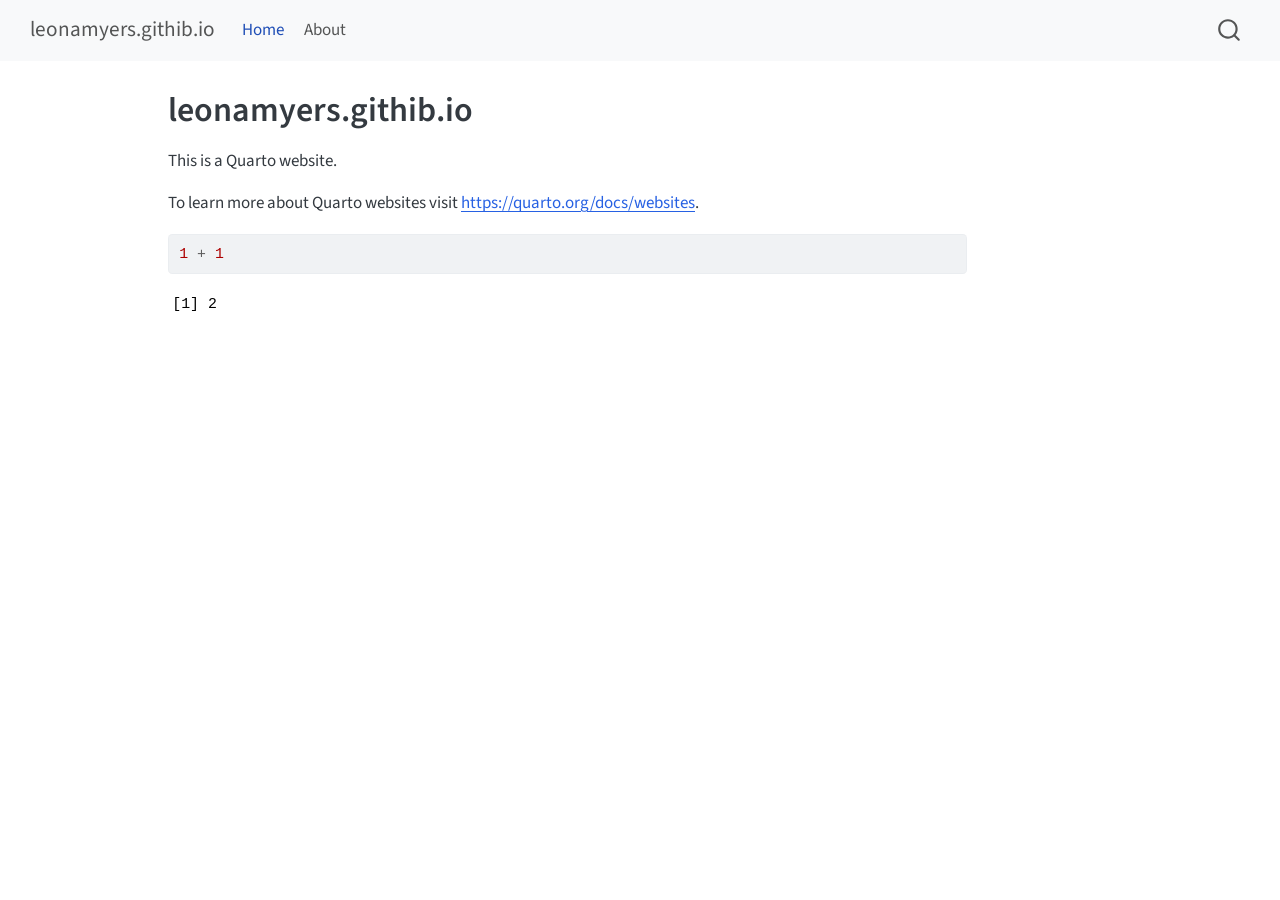
<file: _site/index.html>
<!DOCTYPE html>
<html xmlns="http://www.w3.org/1999/xhtml" lang="en" xml:lang="en"><head>

<meta charset="utf-8">
<meta name="generator" content="quarto-1.5.57">

<meta name="viewport" content="width=device-width, initial-scale=1.0, user-scalable=yes">


<title>leonamyers.githib.io</title>
<style>
code{white-space: pre-wrap;}
span.smallcaps{font-variant: small-caps;}
div.columns{display: flex; gap: min(4vw, 1.5em);}
div.column{flex: auto; overflow-x: auto;}
div.hanging-indent{margin-left: 1.5em; text-indent: -1.5em;}
ul.task-list{list-style: none;}
ul.task-list li input[type="checkbox"] {
  width: 0.8em;
  margin: 0 0.8em 0.2em -1em; /* quarto-specific, see https://github.com/quarto-dev/quarto-cli/issues/4556 */ 
  vertical-align: middle;
}
/* CSS for syntax highlighting */
pre > code.sourceCode { white-space: pre; position: relative; }
pre > code.sourceCode > span { line-height: 1.25; }
pre > code.sourceCode > span:empty { height: 1.2em; }
.sourceCode { overflow: visible; }
code.sourceCode > span { color: inherit; text-decoration: inherit; }
div.sourceCode { margin: 1em 0; }
pre.sourceCode { margin: 0; }
@media screen {
div.sourceCode { overflow: auto; }
}
@media print {
pre > code.sourceCode { white-space: pre-wrap; }
pre > code.sourceCode > span { display: inline-block; text-indent: -5em; padding-left: 5em; }
}
pre.numberSource code
  { counter-reset: source-line 0; }
pre.numberSource code > span
  { position: relative; left: -4em; counter-increment: source-line; }
pre.numberSource code > span > a:first-child::before
  { content: counter(source-line);
    position: relative; left: -1em; text-align: right; vertical-align: baseline;
    border: none; display: inline-block;
    -webkit-touch-callout: none; -webkit-user-select: none;
    -khtml-user-select: none; -moz-user-select: none;
    -ms-user-select: none; user-select: none;
    padding: 0 4px; width: 4em;
  }
pre.numberSource { margin-left: 3em;  padding-left: 4px; }
div.sourceCode
  {   }
@media screen {
pre > code.sourceCode > span > a:first-child::before { text-decoration: underline; }
}
</style>


<script src="site_libs/quarto-nav/quarto-nav.js"></script>
<script src="site_libs/quarto-nav/headroom.min.js"></script>
<script src="site_libs/clipboard/clipboard.min.js"></script>
<script src="site_libs/quarto-search/autocomplete.umd.js"></script>
<script src="site_libs/quarto-search/fuse.min.js"></script>
<script src="site_libs/quarto-search/quarto-search.js"></script>
<meta name="quarto:offset" content="./">
<script src="site_libs/quarto-html/quarto.js"></script>
<script src="site_libs/quarto-html/popper.min.js"></script>
<script src="site_libs/quarto-html/tippy.umd.min.js"></script>
<script src="site_libs/quarto-html/anchor.min.js"></script>
<link href="site_libs/quarto-html/tippy.css" rel="stylesheet">
<link href="site_libs/quarto-html/quarto-syntax-highlighting.css" rel="stylesheet" id="quarto-text-highlighting-styles">
<script src="site_libs/bootstrap/bootstrap.min.js"></script>
<link href="site_libs/bootstrap/bootstrap-icons.css" rel="stylesheet">
<link href="site_libs/bootstrap/bootstrap.min.css" rel="stylesheet" id="quarto-bootstrap" data-mode="light">
<script id="quarto-search-options" type="application/json">{
  "location": "navbar",
  "copy-button": false,
  "collapse-after": 3,
  "panel-placement": "end",
  "type": "overlay",
  "limit": 50,
  "keyboard-shortcut": [
    "f",
    "/",
    "s"
  ],
  "show-item-context": false,
  "language": {
    "search-no-results-text": "No results",
    "search-matching-documents-text": "matching documents",
    "search-copy-link-title": "Copy link to search",
    "search-hide-matches-text": "Hide additional matches",
    "search-more-match-text": "more match in this document",
    "search-more-matches-text": "more matches in this document",
    "search-clear-button-title": "Clear",
    "search-text-placeholder": "",
    "search-detached-cancel-button-title": "Cancel",
    "search-submit-button-title": "Submit",
    "search-label": "Search"
  }
}</script>


<link rel="stylesheet" href="styles.css">
</head>

<body class="nav-fixed">

<div id="quarto-search-results"></div>
  <header id="quarto-header" class="headroom fixed-top">
    <nav class="navbar navbar-expand-lg " data-bs-theme="dark">
      <div class="navbar-container container-fluid">
      <div class="navbar-brand-container mx-auto">
    <a class="navbar-brand" href="./index.html">
    <span class="navbar-title">leonamyers.githib.io</span>
    </a>
  </div>
            <div id="quarto-search" class="" title="Search"></div>
          <button class="navbar-toggler" type="button" data-bs-toggle="collapse" data-bs-target="#navbarCollapse" aria-controls="navbarCollapse" role="menu" aria-expanded="false" aria-label="Toggle navigation" onclick="if (window.quartoToggleHeadroom) { window.quartoToggleHeadroom(); }">
  <span class="navbar-toggler-icon"></span>
</button>
          <div class="collapse navbar-collapse" id="navbarCollapse">
            <ul class="navbar-nav navbar-nav-scroll me-auto">
  <li class="nav-item">
    <a class="nav-link active" href="./index.html" aria-current="page"> 
<span class="menu-text">Home</span></a>
  </li>  
  <li class="nav-item">
    <a class="nav-link" href="./about.html"> 
<span class="menu-text">About</span></a>
  </li>  
</ul>
          </div> <!-- /navcollapse -->
            <div class="quarto-navbar-tools">
</div>
      </div> <!-- /container-fluid -->
    </nav>
</header>
<!-- content -->
<div id="quarto-content" class="quarto-container page-columns page-rows-contents page-layout-article page-navbar">
<!-- sidebar -->
<!-- margin-sidebar -->
    <div id="quarto-margin-sidebar" class="sidebar margin-sidebar zindex-bottom">
        
    </div>
<!-- main -->
<main class="content" id="quarto-document-content">

<header id="title-block-header" class="quarto-title-block default">
<div class="quarto-title">
<h1 class="title">leonamyers.githib.io</h1>
</div>



<div class="quarto-title-meta">

    
  
    
  </div>
  


</header>


<p>This is a Quarto website.</p>
<p>To learn more about Quarto websites visit <a href="https://quarto.org/docs/websites" class="uri">https://quarto.org/docs/websites</a>.</p>
<div class="cell">
<div class="sourceCode cell-code" id="cb1"><pre class="sourceCode r code-with-copy"><code class="sourceCode r"><span id="cb1-1"><a href="#cb1-1" aria-hidden="true" tabindex="-1"></a><span class="dv">1</span> <span class="sc">+</span> <span class="dv">1</span></span></code><button title="Copy to Clipboard" class="code-copy-button"><i class="bi"></i></button></pre></div>
<div class="cell-output cell-output-stdout">
<pre><code>[1] 2</code></pre>
</div>
</div>



</main> <!-- /main -->
<script id="quarto-html-after-body" type="application/javascript">
window.document.addEventListener("DOMContentLoaded", function (event) {
  const toggleBodyColorMode = (bsSheetEl) => {
    const mode = bsSheetEl.getAttribute("data-mode");
    const bodyEl = window.document.querySelector("body");
    if (mode === "dark") {
      bodyEl.classList.add("quarto-dark");
      bodyEl.classList.remove("quarto-light");
    } else {
      bodyEl.classList.add("quarto-light");
      bodyEl.classList.remove("quarto-dark");
    }
  }
  const toggleBodyColorPrimary = () => {
    const bsSheetEl = window.document.querySelector("link#quarto-bootstrap");
    if (bsSheetEl) {
      toggleBodyColorMode(bsSheetEl);
    }
  }
  toggleBodyColorPrimary();  
  const icon = "";
  const anchorJS = new window.AnchorJS();
  anchorJS.options = {
    placement: 'right',
    icon: icon
  };
  anchorJS.add('.anchored');
  const isCodeAnnotation = (el) => {
    for (const clz of el.classList) {
      if (clz.startsWith('code-annotation-')) {                     
        return true;
      }
    }
    return false;
  }
  const onCopySuccess = function(e) {
    // button target
    const button = e.trigger;
    // don't keep focus
    button.blur();
    // flash "checked"
    button.classList.add('code-copy-button-checked');
    var currentTitle = button.getAttribute("title");
    button.setAttribute("title", "Copied!");
    let tooltip;
    if (window.bootstrap) {
      button.setAttribute("data-bs-toggle", "tooltip");
      button.setAttribute("data-bs-placement", "left");
      button.setAttribute("data-bs-title", "Copied!");
      tooltip = new bootstrap.Tooltip(button, 
        { trigger: "manual", 
          customClass: "code-copy-button-tooltip",
          offset: [0, -8]});
      tooltip.show();    
    }
    setTimeout(function() {
      if (tooltip) {
        tooltip.hide();
        button.removeAttribute("data-bs-title");
        button.removeAttribute("data-bs-toggle");
        button.removeAttribute("data-bs-placement");
      }
      button.setAttribute("title", currentTitle);
      button.classList.remove('code-copy-button-checked');
    }, 1000);
    // clear code selection
    e.clearSelection();
  }
  const getTextToCopy = function(trigger) {
      const codeEl = trigger.previousElementSibling.cloneNode(true);
      for (const childEl of codeEl.children) {
        if (isCodeAnnotation(childEl)) {
          childEl.remove();
        }
      }
      return codeEl.innerText;
  }
  const clipboard = new window.ClipboardJS('.code-copy-button:not([data-in-quarto-modal])', {
    text: getTextToCopy
  });
  clipboard.on('success', onCopySuccess);
  if (window.document.getElementById('quarto-embedded-source-code-modal')) {
    // For code content inside modals, clipBoardJS needs to be initialized with a container option
    // TODO: Check when it could be a function (https://github.com/zenorocha/clipboard.js/issues/860)
    const clipboardModal = new window.ClipboardJS('.code-copy-button[data-in-quarto-modal]', {
      text: getTextToCopy,
      container: window.document.getElementById('quarto-embedded-source-code-modal')
    });
    clipboardModal.on('success', onCopySuccess);
  }
    var localhostRegex = new RegExp(/^(?:http|https):\/\/localhost\:?[0-9]*\//);
    var mailtoRegex = new RegExp(/^mailto:/);
      var filterRegex = new RegExp('/' + window.location.host + '/');
    var isInternal = (href) => {
        return filterRegex.test(href) || localhostRegex.test(href) || mailtoRegex.test(href);
    }
    // Inspect non-navigation links and adorn them if external
 	var links = window.document.querySelectorAll('a[href]:not(.nav-link):not(.navbar-brand):not(.toc-action):not(.sidebar-link):not(.sidebar-item-toggle):not(.pagination-link):not(.no-external):not([aria-hidden]):not(.dropdown-item):not(.quarto-navigation-tool):not(.about-link)');
    for (var i=0; i<links.length; i++) {
      const link = links[i];
      if (!isInternal(link.href)) {
        // undo the damage that might have been done by quarto-nav.js in the case of
        // links that we want to consider external
        if (link.dataset.originalHref !== undefined) {
          link.href = link.dataset.originalHref;
        }
      }
    }
  function tippyHover(el, contentFn, onTriggerFn, onUntriggerFn) {
    const config = {
      allowHTML: true,
      maxWidth: 500,
      delay: 100,
      arrow: false,
      appendTo: function(el) {
          return el.parentElement;
      },
      interactive: true,
      interactiveBorder: 10,
      theme: 'quarto',
      placement: 'bottom-start',
    };
    if (contentFn) {
      config.content = contentFn;
    }
    if (onTriggerFn) {
      config.onTrigger = onTriggerFn;
    }
    if (onUntriggerFn) {
      config.onUntrigger = onUntriggerFn;
    }
    window.tippy(el, config); 
  }
  const noterefs = window.document.querySelectorAll('a[role="doc-noteref"]');
  for (var i=0; i<noterefs.length; i++) {
    const ref = noterefs[i];
    tippyHover(ref, function() {
      // use id or data attribute instead here
      let href = ref.getAttribute('data-footnote-href') || ref.getAttribute('href');
      try { href = new URL(href).hash; } catch {}
      const id = href.replace(/^#\/?/, "");
      const note = window.document.getElementById(id);
      if (note) {
        return note.innerHTML;
      } else {
        return "";
      }
    });
  }
  const xrefs = window.document.querySelectorAll('a.quarto-xref');
  const processXRef = (id, note) => {
    // Strip column container classes
    const stripColumnClz = (el) => {
      el.classList.remove("page-full", "page-columns");
      if (el.children) {
        for (const child of el.children) {
          stripColumnClz(child);
        }
      }
    }
    stripColumnClz(note)
    if (id === null || id.startsWith('sec-')) {
      // Special case sections, only their first couple elements
      const container = document.createElement("div");
      if (note.children && note.children.length > 2) {
        container.appendChild(note.children[0].cloneNode(true));
        for (let i = 1; i < note.children.length; i++) {
          const child = note.children[i];
          if (child.tagName === "P" && child.innerText === "") {
            continue;
          } else {
            container.appendChild(child.cloneNode(true));
            break;
          }
        }
        if (window.Quarto?.typesetMath) {
          window.Quarto.typesetMath(container);
        }
        return container.innerHTML
      } else {
        if (window.Quarto?.typesetMath) {
          window.Quarto.typesetMath(note);
        }
        return note.innerHTML;
      }
    } else {
      // Remove any anchor links if they are present
      const anchorLink = note.querySelector('a.anchorjs-link');
      if (anchorLink) {
        anchorLink.remove();
      }
      if (window.Quarto?.typesetMath) {
        window.Quarto.typesetMath(note);
      }
      // TODO in 1.5, we should make sure this works without a callout special case
      if (note.classList.contains("callout")) {
        return note.outerHTML;
      } else {
        return note.innerHTML;
      }
    }
  }
  for (var i=0; i<xrefs.length; i++) {
    const xref = xrefs[i];
    tippyHover(xref, undefined, function(instance) {
      instance.disable();
      let url = xref.getAttribute('href');
      let hash = undefined; 
      if (url.startsWith('#')) {
        hash = url;
      } else {
        try { hash = new URL(url).hash; } catch {}
      }
      if (hash) {
        const id = hash.replace(/^#\/?/, "");
        const note = window.document.getElementById(id);
        if (note !== null) {
          try {
            const html = processXRef(id, note.cloneNode(true));
            instance.setContent(html);
          } finally {
            instance.enable();
            instance.show();
          }
        } else {
          // See if we can fetch this
          fetch(url.split('#')[0])
          .then(res => res.text())
          .then(html => {
            const parser = new DOMParser();
            const htmlDoc = parser.parseFromString(html, "text/html");
            const note = htmlDoc.getElementById(id);
            if (note !== null) {
              const html = processXRef(id, note);
              instance.setContent(html);
            } 
          }).finally(() => {
            instance.enable();
            instance.show();
          });
        }
      } else {
        // See if we can fetch a full url (with no hash to target)
        // This is a special case and we should probably do some content thinning / targeting
        fetch(url)
        .then(res => res.text())
        .then(html => {
          const parser = new DOMParser();
          const htmlDoc = parser.parseFromString(html, "text/html");
          const note = htmlDoc.querySelector('main.content');
          if (note !== null) {
            // This should only happen for chapter cross references
            // (since there is no id in the URL)
            // remove the first header
            if (note.children.length > 0 && note.children[0].tagName === "HEADER") {
              note.children[0].remove();
            }
            const html = processXRef(null, note);
            instance.setContent(html);
          } 
        }).finally(() => {
          instance.enable();
          instance.show();
        });
      }
    }, function(instance) {
    });
  }
      let selectedAnnoteEl;
      const selectorForAnnotation = ( cell, annotation) => {
        let cellAttr = 'data-code-cell="' + cell + '"';
        let lineAttr = 'data-code-annotation="' +  annotation + '"';
        const selector = 'span[' + cellAttr + '][' + lineAttr + ']';
        return selector;
      }
      const selectCodeLines = (annoteEl) => {
        const doc = window.document;
        const targetCell = annoteEl.getAttribute("data-target-cell");
        const targetAnnotation = annoteEl.getAttribute("data-target-annotation");
        const annoteSpan = window.document.querySelector(selectorForAnnotation(targetCell, targetAnnotation));
        const lines = annoteSpan.getAttribute("data-code-lines").split(",");
        const lineIds = lines.map((line) => {
          return targetCell + "-" + line;
        })
        let top = null;
        let height = null;
        let parent = null;
        if (lineIds.length > 0) {
            //compute the position of the single el (top and bottom and make a div)
            const el = window.document.getElementById(lineIds[0]);
            top = el.offsetTop;
            height = el.offsetHeight;
            parent = el.parentElement.parentElement;
          if (lineIds.length > 1) {
            const lastEl = window.document.getElementById(lineIds[lineIds.length - 1]);
            const bottom = lastEl.offsetTop + lastEl.offsetHeight;
            height = bottom - top;
          }
          if (top !== null && height !== null && parent !== null) {
            // cook up a div (if necessary) and position it 
            let div = window.document.getElementById("code-annotation-line-highlight");
            if (div === null) {
              div = window.document.createElement("div");
              div.setAttribute("id", "code-annotation-line-highlight");
              div.style.position = 'absolute';
              parent.appendChild(div);
            }
            div.style.top = top - 2 + "px";
            div.style.height = height + 4 + "px";
            div.style.left = 0;
            let gutterDiv = window.document.getElementById("code-annotation-line-highlight-gutter");
            if (gutterDiv === null) {
              gutterDiv = window.document.createElement("div");
              gutterDiv.setAttribute("id", "code-annotation-line-highlight-gutter");
              gutterDiv.style.position = 'absolute';
              const codeCell = window.document.getElementById(targetCell);
              const gutter = codeCell.querySelector('.code-annotation-gutter');
              gutter.appendChild(gutterDiv);
            }
            gutterDiv.style.top = top - 2 + "px";
            gutterDiv.style.height = height + 4 + "px";
          }
          selectedAnnoteEl = annoteEl;
        }
      };
      const unselectCodeLines = () => {
        const elementsIds = ["code-annotation-line-highlight", "code-annotation-line-highlight-gutter"];
        elementsIds.forEach((elId) => {
          const div = window.document.getElementById(elId);
          if (div) {
            div.remove();
          }
        });
        selectedAnnoteEl = undefined;
      };
        // Handle positioning of the toggle
    window.addEventListener(
      "resize",
      throttle(() => {
        elRect = undefined;
        if (selectedAnnoteEl) {
          selectCodeLines(selectedAnnoteEl);
        }
      }, 10)
    );
    function throttle(fn, ms) {
    let throttle = false;
    let timer;
      return (...args) => {
        if(!throttle) { // first call gets through
            fn.apply(this, args);
            throttle = true;
        } else { // all the others get throttled
            if(timer) clearTimeout(timer); // cancel #2
            timer = setTimeout(() => {
              fn.apply(this, args);
              timer = throttle = false;
            }, ms);
        }
      };
    }
      // Attach click handler to the DT
      const annoteDls = window.document.querySelectorAll('dt[data-target-cell]');
      for (const annoteDlNode of annoteDls) {
        annoteDlNode.addEventListener('click', (event) => {
          const clickedEl = event.target;
          if (clickedEl !== selectedAnnoteEl) {
            unselectCodeLines();
            const activeEl = window.document.querySelector('dt[data-target-cell].code-annotation-active');
            if (activeEl) {
              activeEl.classList.remove('code-annotation-active');
            }
            selectCodeLines(clickedEl);
            clickedEl.classList.add('code-annotation-active');
          } else {
            // Unselect the line
            unselectCodeLines();
            clickedEl.classList.remove('code-annotation-active');
          }
        });
      }
  const findCites = (el) => {
    const parentEl = el.parentElement;
    if (parentEl) {
      const cites = parentEl.dataset.cites;
      if (cites) {
        return {
          el,
          cites: cites.split(' ')
        };
      } else {
        return findCites(el.parentElement)
      }
    } else {
      return undefined;
    }
  };
  var bibliorefs = window.document.querySelectorAll('a[role="doc-biblioref"]');
  for (var i=0; i<bibliorefs.length; i++) {
    const ref = bibliorefs[i];
    const citeInfo = findCites(ref);
    if (citeInfo) {
      tippyHover(citeInfo.el, function() {
        var popup = window.document.createElement('div');
        citeInfo.cites.forEach(function(cite) {
          var citeDiv = window.document.createElement('div');
          citeDiv.classList.add('hanging-indent');
          citeDiv.classList.add('csl-entry');
          var biblioDiv = window.document.getElementById('ref-' + cite);
          if (biblioDiv) {
            citeDiv.innerHTML = biblioDiv.innerHTML;
          }
          popup.appendChild(citeDiv);
        });
        return popup.innerHTML;
      });
    }
  }
});
</script>
</div> <!-- /content -->




</body></html>
</file>
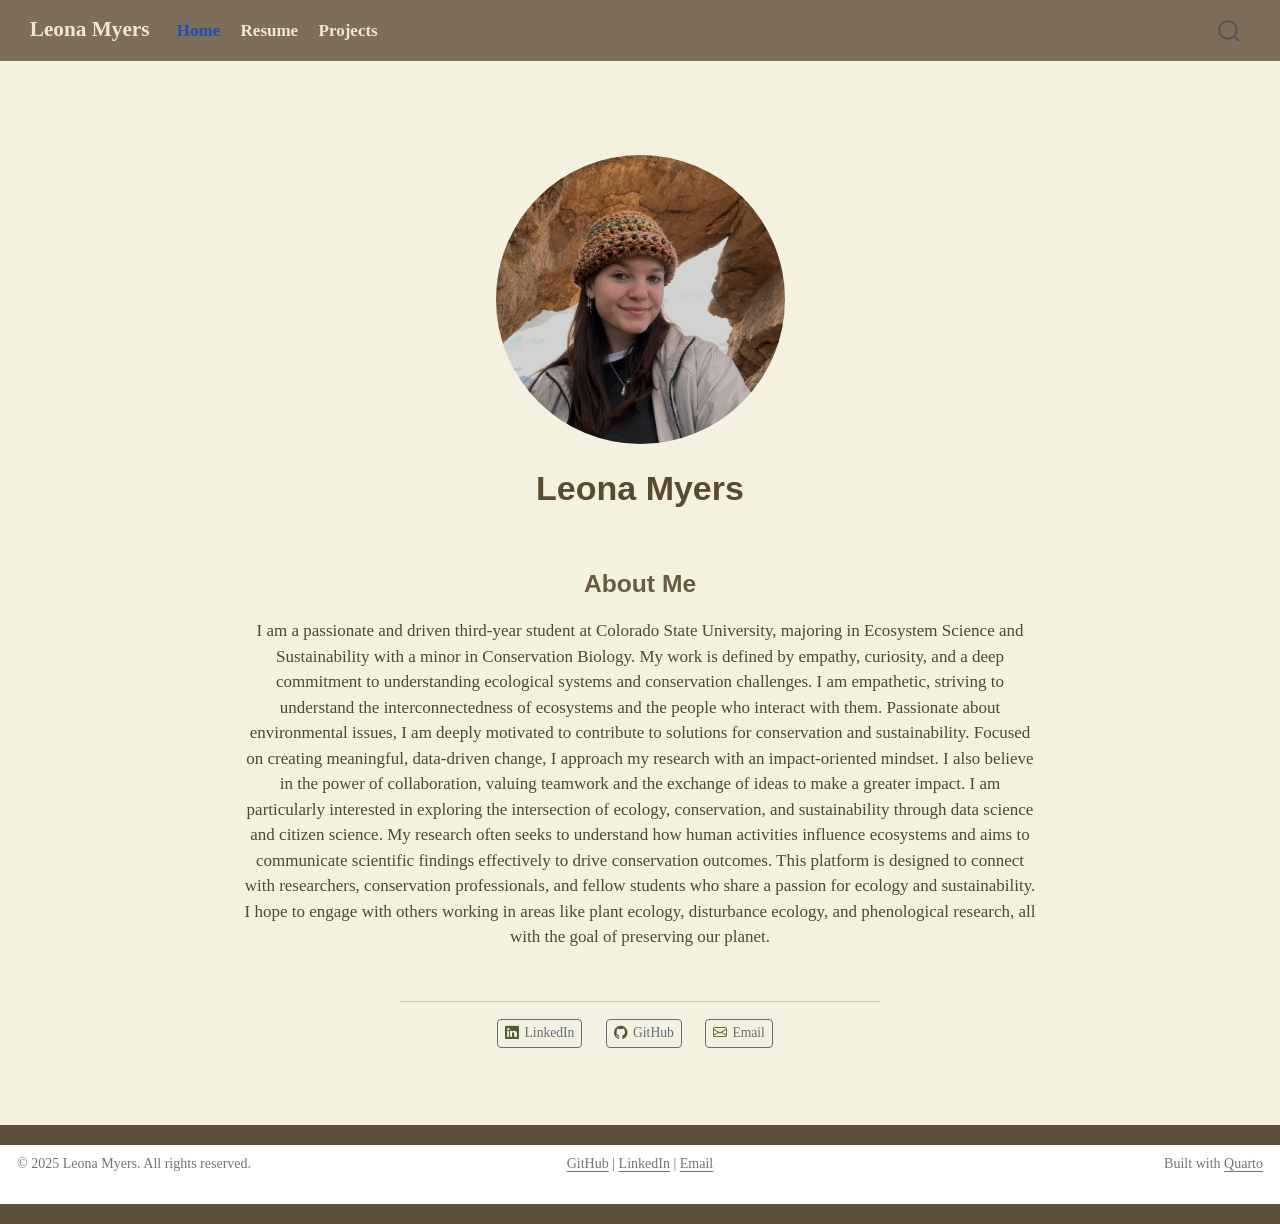
<file: docs/index.html>
<!DOCTYPE html>
<html xmlns="http://www.w3.org/1999/xhtml" lang="en" xml:lang="en"><head>

<meta charset="utf-8">
<meta name="generator" content="quarto-1.5.57">

<meta name="viewport" content="width=device-width, initial-scale=1.0, user-scalable=yes">


<title>Leona Myers</title>
<style>
code{white-space: pre-wrap;}
span.smallcaps{font-variant: small-caps;}
div.columns{display: flex; gap: min(4vw, 1.5em);}
div.column{flex: auto; overflow-x: auto;}
div.hanging-indent{margin-left: 1.5em; text-indent: -1.5em;}
ul.task-list{list-style: none;}
ul.task-list li input[type="checkbox"] {
  width: 0.8em;
  margin: 0 0.8em 0.2em -1em; /* quarto-specific, see https://github.com/quarto-dev/quarto-cli/issues/4556 */ 
  vertical-align: middle;
}
</style>


<script src="site_libs/quarto-nav/quarto-nav.js"></script>
<script src="site_libs/quarto-nav/headroom.min.js"></script>
<script src="site_libs/clipboard/clipboard.min.js"></script>
<script src="site_libs/quarto-search/autocomplete.umd.js"></script>
<script src="site_libs/quarto-search/fuse.min.js"></script>
<script src="site_libs/quarto-search/quarto-search.js"></script>
<meta name="quarto:offset" content="./">
<script src="site_libs/quarto-html/quarto.js"></script>
<script src="site_libs/quarto-html/popper.min.js"></script>
<script src="site_libs/quarto-html/tippy.umd.min.js"></script>
<link href="site_libs/quarto-html/tippy.css" rel="stylesheet">
<link href="site_libs/quarto-html/quarto-syntax-highlighting.css" rel="stylesheet" id="quarto-text-highlighting-styles">
<script src="site_libs/bootstrap/bootstrap.min.js"></script>
<link href="site_libs/bootstrap/bootstrap-icons.css" rel="stylesheet">
<link href="site_libs/bootstrap/bootstrap.min.css" rel="stylesheet" id="quarto-bootstrap" data-mode="light">
<script id="quarto-search-options" type="application/json">{
  "location": "navbar",
  "copy-button": false,
  "collapse-after": 3,
  "panel-placement": "end",
  "type": "overlay",
  "limit": 50,
  "keyboard-shortcut": [
    "f",
    "/",
    "s"
  ],
  "show-item-context": false,
  "language": {
    "search-no-results-text": "No results",
    "search-matching-documents-text": "matching documents",
    "search-copy-link-title": "Copy link to search",
    "search-hide-matches-text": "Hide additional matches",
    "search-more-match-text": "more match in this document",
    "search-more-matches-text": "more matches in this document",
    "search-clear-button-title": "Clear",
    "search-text-placeholder": "",
    "search-detached-cancel-button-title": "Cancel",
    "search-submit-button-title": "Submit",
    "search-label": "Search"
  }
}</script>


<link rel="stylesheet" href="styles.css">
</head>

<body class="nav-fixed fullcontent">

<div id="quarto-search-results"></div>
  <header id="quarto-header" class="headroom fixed-top">
    <nav class="navbar navbar-expand-lg " data-bs-theme="dark">
      <div class="navbar-container container-fluid">
      <div class="navbar-brand-container mx-auto">
    <a class="navbar-brand" href="./index.html">
    <span class="navbar-title">Leona Myers</span>
    </a>
  </div>
            <div id="quarto-search" class="" title="Search"></div>
          <button class="navbar-toggler" type="button" data-bs-toggle="collapse" data-bs-target="#navbarCollapse" aria-controls="navbarCollapse" role="menu" aria-expanded="false" aria-label="Toggle navigation" onclick="if (window.quartoToggleHeadroom) { window.quartoToggleHeadroom(); }">
  <span class="navbar-toggler-icon"></span>
</button>
          <div class="collapse navbar-collapse" id="navbarCollapse">
            <ul class="navbar-nav navbar-nav-scroll me-auto">
  <li class="nav-item">
    <a class="nav-link active" href="./index.html" aria-current="page"> 
<span class="menu-text">Home</span></a>
  </li>  
  <li class="nav-item">
    <a class="nav-link" href="./resume.html"> 
<span class="menu-text">Resume</span></a>
  </li>  
  <li class="nav-item">
    <a class="nav-link" href="./projects.html"> 
<span class="menu-text">Projects</span></a>
  </li>  
</ul>
          </div> <!-- /navcollapse -->
            <div class="quarto-navbar-tools">
</div>
      </div> <!-- /container-fluid -->
    </nav>
</header>
<!-- content -->
<div id="quarto-content" class="quarto-container page-columns page-rows-contents page-layout-article page-navbar">
<!-- sidebar -->
<!-- margin-sidebar -->
    
<!-- main -->
<div class="quarto-about-jolla">
  <img src="docs/media/profilepic.jpg" class="about-image
  round " style="height: 17em; width: 17em;">
 <header id="title-block-header" class="quarto-title-block default">
<div class="quarto-title">
<h1 class="title">Leona Myers</h1>
</div>
<div class="quarto-title-meta">
  </div>
</header><main class="content" id="quarto-document-content">
<section id="about-me" class="level3">
<h3 data-anchor-id="about-me">About Me</h3>
<p>I am a passionate and driven third-year student at Colorado State University, majoring in Ecosystem Science and Sustainability with a minor in Conservation Biology. My work is defined by empathy, curiosity, and a deep commitment to understanding ecological systems and conservation challenges. I am empathetic, striving to understand the interconnectedness of ecosystems and the people who interact with them. Passionate about environmental issues, I am deeply motivated to contribute to solutions for conservation and sustainability. Focused on creating meaningful, data-driven change, I approach my research with an impact-oriented mindset. I also believe in the power of collaboration, valuing teamwork and the exchange of ideas to make a greater impact. I am particularly interested in exploring the intersection of ecology, conservation, and sustainability through data science and citizen science. My research often seeks to understand how human activities influence ecosystems and aims to communicate scientific findings effectively to drive conservation outcomes. This platform is designed to connect with researchers, conservation professionals, and fellow students who share a passion for ecology and sustainability. I hope to engage with others working in areas like plant ecology, disturbance ecology, and phenological research, all with the goal of preserving our planet.</p>


</section>
</main> 
  <hr class="about-sep">
   <div class="about-links">
  <a href="https://www.linkedin.com/in/leona-myers-bb9471296/" class="about-link" rel="" target="">
    <i class="bi bi-linkedin"></i>
     <span class="about-link-text">LinkedIn</span>
  </a>
  <a href="https://github.com/leonamyers" class="about-link" rel="" target="">
    <i class="bi bi-github"></i>
     <span class="about-link-text">GitHub</span>
  </a>
  <a href="mailto:leona18@colostate.edu" class="about-link" rel="" target="">
    <i class="bi bi-envelope"></i>
     <span class="about-link-text">Email</span>
  </a>
</div>
</div>
 <!-- /main -->
<script id="quarto-html-after-body" type="application/javascript">
window.document.addEventListener("DOMContentLoaded", function (event) {
  const toggleBodyColorMode = (bsSheetEl) => {
    const mode = bsSheetEl.getAttribute("data-mode");
    const bodyEl = window.document.querySelector("body");
    if (mode === "dark") {
      bodyEl.classList.add("quarto-dark");
      bodyEl.classList.remove("quarto-light");
    } else {
      bodyEl.classList.add("quarto-light");
      bodyEl.classList.remove("quarto-dark");
    }
  }
  const toggleBodyColorPrimary = () => {
    const bsSheetEl = window.document.querySelector("link#quarto-bootstrap");
    if (bsSheetEl) {
      toggleBodyColorMode(bsSheetEl);
    }
  }
  toggleBodyColorPrimary();  
  const isCodeAnnotation = (el) => {
    for (const clz of el.classList) {
      if (clz.startsWith('code-annotation-')) {                     
        return true;
      }
    }
    return false;
  }
  const onCopySuccess = function(e) {
    // button target
    const button = e.trigger;
    // don't keep focus
    button.blur();
    // flash "checked"
    button.classList.add('code-copy-button-checked');
    var currentTitle = button.getAttribute("title");
    button.setAttribute("title", "Copied!");
    let tooltip;
    if (window.bootstrap) {
      button.setAttribute("data-bs-toggle", "tooltip");
      button.setAttribute("data-bs-placement", "left");
      button.setAttribute("data-bs-title", "Copied!");
      tooltip = new bootstrap.Tooltip(button, 
        { trigger: "manual", 
          customClass: "code-copy-button-tooltip",
          offset: [0, -8]});
      tooltip.show();    
    }
    setTimeout(function() {
      if (tooltip) {
        tooltip.hide();
        button.removeAttribute("data-bs-title");
        button.removeAttribute("data-bs-toggle");
        button.removeAttribute("data-bs-placement");
      }
      button.setAttribute("title", currentTitle);
      button.classList.remove('code-copy-button-checked');
    }, 1000);
    // clear code selection
    e.clearSelection();
  }
  const getTextToCopy = function(trigger) {
      const codeEl = trigger.previousElementSibling.cloneNode(true);
      for (const childEl of codeEl.children) {
        if (isCodeAnnotation(childEl)) {
          childEl.remove();
        }
      }
      return codeEl.innerText;
  }
  const clipboard = new window.ClipboardJS('.code-copy-button:not([data-in-quarto-modal])', {
    text: getTextToCopy
  });
  clipboard.on('success', onCopySuccess);
  if (window.document.getElementById('quarto-embedded-source-code-modal')) {
    // For code content inside modals, clipBoardJS needs to be initialized with a container option
    // TODO: Check when it could be a function (https://github.com/zenorocha/clipboard.js/issues/860)
    const clipboardModal = new window.ClipboardJS('.code-copy-button[data-in-quarto-modal]', {
      text: getTextToCopy,
      container: window.document.getElementById('quarto-embedded-source-code-modal')
    });
    clipboardModal.on('success', onCopySuccess);
  }
    var localhostRegex = new RegExp(/^(?:http|https):\/\/localhost\:?[0-9]*\//);
    var mailtoRegex = new RegExp(/^mailto:/);
      var filterRegex = new RegExp('/' + window.location.host + '/');
    var isInternal = (href) => {
        return filterRegex.test(href) || localhostRegex.test(href) || mailtoRegex.test(href);
    }
    // Inspect non-navigation links and adorn them if external
 	var links = window.document.querySelectorAll('a[href]:not(.nav-link):not(.navbar-brand):not(.toc-action):not(.sidebar-link):not(.sidebar-item-toggle):not(.pagination-link):not(.no-external):not([aria-hidden]):not(.dropdown-item):not(.quarto-navigation-tool):not(.about-link)');
    for (var i=0; i<links.length; i++) {
      const link = links[i];
      if (!isInternal(link.href)) {
        // undo the damage that might have been done by quarto-nav.js in the case of
        // links that we want to consider external
        if (link.dataset.originalHref !== undefined) {
          link.href = link.dataset.originalHref;
        }
      }
    }
  function tippyHover(el, contentFn, onTriggerFn, onUntriggerFn) {
    const config = {
      allowHTML: true,
      maxWidth: 500,
      delay: 100,
      arrow: false,
      appendTo: function(el) {
          return el.parentElement;
      },
      interactive: true,
      interactiveBorder: 10,
      theme: 'quarto',
      placement: 'bottom-start',
    };
    if (contentFn) {
      config.content = contentFn;
    }
    if (onTriggerFn) {
      config.onTrigger = onTriggerFn;
    }
    if (onUntriggerFn) {
      config.onUntrigger = onUntriggerFn;
    }
    window.tippy(el, config); 
  }
  const noterefs = window.document.querySelectorAll('a[role="doc-noteref"]');
  for (var i=0; i<noterefs.length; i++) {
    const ref = noterefs[i];
    tippyHover(ref, function() {
      // use id or data attribute instead here
      let href = ref.getAttribute('data-footnote-href') || ref.getAttribute('href');
      try { href = new URL(href).hash; } catch {}
      const id = href.replace(/^#\/?/, "");
      const note = window.document.getElementById(id);
      if (note) {
        return note.innerHTML;
      } else {
        return "";
      }
    });
  }
  const xrefs = window.document.querySelectorAll('a.quarto-xref');
  const processXRef = (id, note) => {
    // Strip column container classes
    const stripColumnClz = (el) => {
      el.classList.remove("page-full", "page-columns");
      if (el.children) {
        for (const child of el.children) {
          stripColumnClz(child);
        }
      }
    }
    stripColumnClz(note)
    if (id === null || id.startsWith('sec-')) {
      // Special case sections, only their first couple elements
      const container = document.createElement("div");
      if (note.children && note.children.length > 2) {
        container.appendChild(note.children[0].cloneNode(true));
        for (let i = 1; i < note.children.length; i++) {
          const child = note.children[i];
          if (child.tagName === "P" && child.innerText === "") {
            continue;
          } else {
            container.appendChild(child.cloneNode(true));
            break;
          }
        }
        if (window.Quarto?.typesetMath) {
          window.Quarto.typesetMath(container);
        }
        return container.innerHTML
      } else {
        if (window.Quarto?.typesetMath) {
          window.Quarto.typesetMath(note);
        }
        return note.innerHTML;
      }
    } else {
      // Remove any anchor links if they are present
      const anchorLink = note.querySelector('a.anchorjs-link');
      if (anchorLink) {
        anchorLink.remove();
      }
      if (window.Quarto?.typesetMath) {
        window.Quarto.typesetMath(note);
      }
      // TODO in 1.5, we should make sure this works without a callout special case
      if (note.classList.contains("callout")) {
        return note.outerHTML;
      } else {
        return note.innerHTML;
      }
    }
  }
  for (var i=0; i<xrefs.length; i++) {
    const xref = xrefs[i];
    tippyHover(xref, undefined, function(instance) {
      instance.disable();
      let url = xref.getAttribute('href');
      let hash = undefined; 
      if (url.startsWith('#')) {
        hash = url;
      } else {
        try { hash = new URL(url).hash; } catch {}
      }
      if (hash) {
        const id = hash.replace(/^#\/?/, "");
        const note = window.document.getElementById(id);
        if (note !== null) {
          try {
            const html = processXRef(id, note.cloneNode(true));
            instance.setContent(html);
          } finally {
            instance.enable();
            instance.show();
          }
        } else {
          // See if we can fetch this
          fetch(url.split('#')[0])
          .then(res => res.text())
          .then(html => {
            const parser = new DOMParser();
            const htmlDoc = parser.parseFromString(html, "text/html");
            const note = htmlDoc.getElementById(id);
            if (note !== null) {
              const html = processXRef(id, note);
              instance.setContent(html);
            } 
          }).finally(() => {
            instance.enable();
            instance.show();
          });
        }
      } else {
        // See if we can fetch a full url (with no hash to target)
        // This is a special case and we should probably do some content thinning / targeting
        fetch(url)
        .then(res => res.text())
        .then(html => {
          const parser = new DOMParser();
          const htmlDoc = parser.parseFromString(html, "text/html");
          const note = htmlDoc.querySelector('main.content');
          if (note !== null) {
            // This should only happen for chapter cross references
            // (since there is no id in the URL)
            // remove the first header
            if (note.children.length > 0 && note.children[0].tagName === "HEADER") {
              note.children[0].remove();
            }
            const html = processXRef(null, note);
            instance.setContent(html);
          } 
        }).finally(() => {
          instance.enable();
          instance.show();
        });
      }
    }, function(instance) {
    });
  }
      let selectedAnnoteEl;
      const selectorForAnnotation = ( cell, annotation) => {
        let cellAttr = 'data-code-cell="' + cell + '"';
        let lineAttr = 'data-code-annotation="' +  annotation + '"';
        const selector = 'span[' + cellAttr + '][' + lineAttr + ']';
        return selector;
      }
      const selectCodeLines = (annoteEl) => {
        const doc = window.document;
        const targetCell = annoteEl.getAttribute("data-target-cell");
        const targetAnnotation = annoteEl.getAttribute("data-target-annotation");
        const annoteSpan = window.document.querySelector(selectorForAnnotation(targetCell, targetAnnotation));
        const lines = annoteSpan.getAttribute("data-code-lines").split(",");
        const lineIds = lines.map((line) => {
          return targetCell + "-" + line;
        })
        let top = null;
        let height = null;
        let parent = null;
        if (lineIds.length > 0) {
            //compute the position of the single el (top and bottom and make a div)
            const el = window.document.getElementById(lineIds[0]);
            top = el.offsetTop;
            height = el.offsetHeight;
            parent = el.parentElement.parentElement;
          if (lineIds.length > 1) {
            const lastEl = window.document.getElementById(lineIds[lineIds.length - 1]);
            const bottom = lastEl.offsetTop + lastEl.offsetHeight;
            height = bottom - top;
          }
          if (top !== null && height !== null && parent !== null) {
            // cook up a div (if necessary) and position it 
            let div = window.document.getElementById("code-annotation-line-highlight");
            if (div === null) {
              div = window.document.createElement("div");
              div.setAttribute("id", "code-annotation-line-highlight");
              div.style.position = 'absolute';
              parent.appendChild(div);
            }
            div.style.top = top - 2 + "px";
            div.style.height = height + 4 + "px";
            div.style.left = 0;
            let gutterDiv = window.document.getElementById("code-annotation-line-highlight-gutter");
            if (gutterDiv === null) {
              gutterDiv = window.document.createElement("div");
              gutterDiv.setAttribute("id", "code-annotation-line-highlight-gutter");
              gutterDiv.style.position = 'absolute';
              const codeCell = window.document.getElementById(targetCell);
              const gutter = codeCell.querySelector('.code-annotation-gutter');
              gutter.appendChild(gutterDiv);
            }
            gutterDiv.style.top = top - 2 + "px";
            gutterDiv.style.height = height + 4 + "px";
          }
          selectedAnnoteEl = annoteEl;
        }
      };
      const unselectCodeLines = () => {
        const elementsIds = ["code-annotation-line-highlight", "code-annotation-line-highlight-gutter"];
        elementsIds.forEach((elId) => {
          const div = window.document.getElementById(elId);
          if (div) {
            div.remove();
          }
        });
        selectedAnnoteEl = undefined;
      };
        // Handle positioning of the toggle
    window.addEventListener(
      "resize",
      throttle(() => {
        elRect = undefined;
        if (selectedAnnoteEl) {
          selectCodeLines(selectedAnnoteEl);
        }
      }, 10)
    );
    function throttle(fn, ms) {
    let throttle = false;
    let timer;
      return (...args) => {
        if(!throttle) { // first call gets through
            fn.apply(this, args);
            throttle = true;
        } else { // all the others get throttled
            if(timer) clearTimeout(timer); // cancel #2
            timer = setTimeout(() => {
              fn.apply(this, args);
              timer = throttle = false;
            }, ms);
        }
      };
    }
      // Attach click handler to the DT
      const annoteDls = window.document.querySelectorAll('dt[data-target-cell]');
      for (const annoteDlNode of annoteDls) {
        annoteDlNode.addEventListener('click', (event) => {
          const clickedEl = event.target;
          if (clickedEl !== selectedAnnoteEl) {
            unselectCodeLines();
            const activeEl = window.document.querySelector('dt[data-target-cell].code-annotation-active');
            if (activeEl) {
              activeEl.classList.remove('code-annotation-active');
            }
            selectCodeLines(clickedEl);
            clickedEl.classList.add('code-annotation-active');
          } else {
            // Unselect the line
            unselectCodeLines();
            clickedEl.classList.remove('code-annotation-active');
          }
        });
      }
  const findCites = (el) => {
    const parentEl = el.parentElement;
    if (parentEl) {
      const cites = parentEl.dataset.cites;
      if (cites) {
        return {
          el,
          cites: cites.split(' ')
        };
      } else {
        return findCites(el.parentElement)
      }
    } else {
      return undefined;
    }
  };
  var bibliorefs = window.document.querySelectorAll('a[role="doc-biblioref"]');
  for (var i=0; i<bibliorefs.length; i++) {
    const ref = bibliorefs[i];
    const citeInfo = findCites(ref);
    if (citeInfo) {
      tippyHover(citeInfo.el, function() {
        var popup = window.document.createElement('div');
        citeInfo.cites.forEach(function(cite) {
          var citeDiv = window.document.createElement('div');
          citeDiv.classList.add('hanging-indent');
          citeDiv.classList.add('csl-entry');
          var biblioDiv = window.document.getElementById('ref-' + cite);
          if (biblioDiv) {
            citeDiv.innerHTML = biblioDiv.innerHTML;
          }
          popup.appendChild(citeDiv);
        });
        return popup.innerHTML;
      });
    }
  }
});
</script>
</div> <!-- /content -->
<footer class="footer">
  <div class="nav-footer">
    <div class="nav-footer-left">
<p>© 2025 Leona Myers. All rights reserved.</p>
</div>   
    <div class="nav-footer-center">
<p><a href="https://github.com/leonamyers">GitHub</a> | <a href="https://www.linkedin.com/in/leona-myers-bb9471296/">LinkedIn</a> | <a href="mailto:leona18@colostate.edu">Email</a></p>
</div>
    <div class="nav-footer-right">
<p>Built with <a href="https://quarto.org/">Quarto</a></p>
</div>
  </div>
</footer>




</body></html>
</file>
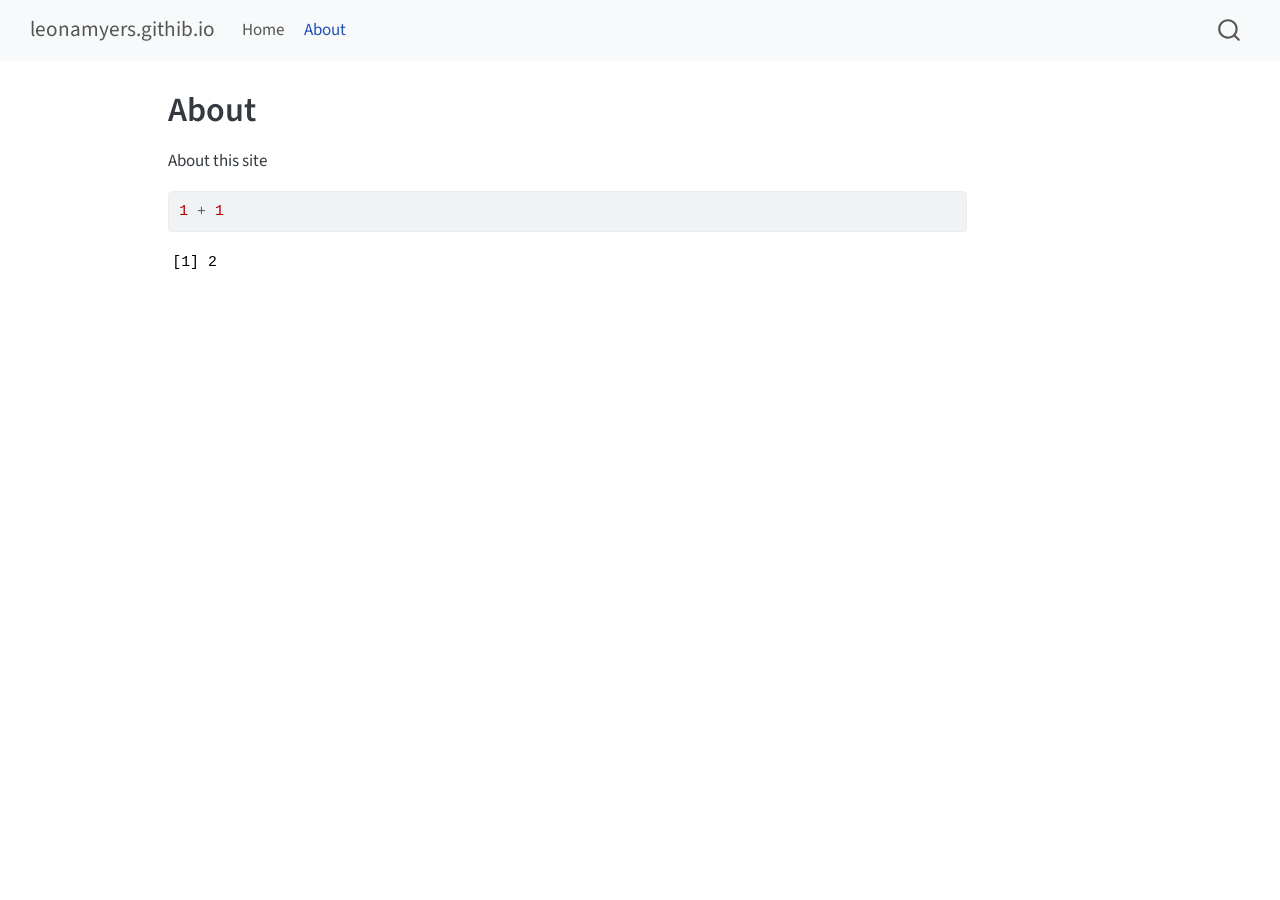
<file: _site/about.html>
<!DOCTYPE html>
<html xmlns="http://www.w3.org/1999/xhtml" lang="en" xml:lang="en"><head>

<meta charset="utf-8">
<meta name="generator" content="quarto-1.5.57">

<meta name="viewport" content="width=device-width, initial-scale=1.0, user-scalable=yes">


<title>About – leonamyers.githib.io</title>
<style>
code{white-space: pre-wrap;}
span.smallcaps{font-variant: small-caps;}
div.columns{display: flex; gap: min(4vw, 1.5em);}
div.column{flex: auto; overflow-x: auto;}
div.hanging-indent{margin-left: 1.5em; text-indent: -1.5em;}
ul.task-list{list-style: none;}
ul.task-list li input[type="checkbox"] {
  width: 0.8em;
  margin: 0 0.8em 0.2em -1em; /* quarto-specific, see https://github.com/quarto-dev/quarto-cli/issues/4556 */ 
  vertical-align: middle;
}
/* CSS for syntax highlighting */
pre > code.sourceCode { white-space: pre; position: relative; }
pre > code.sourceCode > span { line-height: 1.25; }
pre > code.sourceCode > span:empty { height: 1.2em; }
.sourceCode { overflow: visible; }
code.sourceCode > span { color: inherit; text-decoration: inherit; }
div.sourceCode { margin: 1em 0; }
pre.sourceCode { margin: 0; }
@media screen {
div.sourceCode { overflow: auto; }
}
@media print {
pre > code.sourceCode { white-space: pre-wrap; }
pre > code.sourceCode > span { display: inline-block; text-indent: -5em; padding-left: 5em; }
}
pre.numberSource code
  { counter-reset: source-line 0; }
pre.numberSource code > span
  { position: relative; left: -4em; counter-increment: source-line; }
pre.numberSource code > span > a:first-child::before
  { content: counter(source-line);
    position: relative; left: -1em; text-align: right; vertical-align: baseline;
    border: none; display: inline-block;
    -webkit-touch-callout: none; -webkit-user-select: none;
    -khtml-user-select: none; -moz-user-select: none;
    -ms-user-select: none; user-select: none;
    padding: 0 4px; width: 4em;
  }
pre.numberSource { margin-left: 3em;  padding-left: 4px; }
div.sourceCode
  {   }
@media screen {
pre > code.sourceCode > span > a:first-child::before { text-decoration: underline; }
}
</style>


<script src="site_libs/quarto-nav/quarto-nav.js"></script>
<script src="site_libs/quarto-nav/headroom.min.js"></script>
<script src="site_libs/clipboard/clipboard.min.js"></script>
<script src="site_libs/quarto-search/autocomplete.umd.js"></script>
<script src="site_libs/quarto-search/fuse.min.js"></script>
<script src="site_libs/quarto-search/quarto-search.js"></script>
<meta name="quarto:offset" content="./">
<script src="site_libs/quarto-html/quarto.js"></script>
<script src="site_libs/quarto-html/popper.min.js"></script>
<script src="site_libs/quarto-html/tippy.umd.min.js"></script>
<script src="site_libs/quarto-html/anchor.min.js"></script>
<link href="site_libs/quarto-html/tippy.css" rel="stylesheet">
<link href="site_libs/quarto-html/quarto-syntax-highlighting.css" rel="stylesheet" id="quarto-text-highlighting-styles">
<script src="site_libs/bootstrap/bootstrap.min.js"></script>
<link href="site_libs/bootstrap/bootstrap-icons.css" rel="stylesheet">
<link href="site_libs/bootstrap/bootstrap.min.css" rel="stylesheet" id="quarto-bootstrap" data-mode="light">
<script id="quarto-search-options" type="application/json">{
  "location": "navbar",
  "copy-button": false,
  "collapse-after": 3,
  "panel-placement": "end",
  "type": "overlay",
  "limit": 50,
  "keyboard-shortcut": [
    "f",
    "/",
    "s"
  ],
  "show-item-context": false,
  "language": {
    "search-no-results-text": "No results",
    "search-matching-documents-text": "matching documents",
    "search-copy-link-title": "Copy link to search",
    "search-hide-matches-text": "Hide additional matches",
    "search-more-match-text": "more match in this document",
    "search-more-matches-text": "more matches in this document",
    "search-clear-button-title": "Clear",
    "search-text-placeholder": "",
    "search-detached-cancel-button-title": "Cancel",
    "search-submit-button-title": "Submit",
    "search-label": "Search"
  }
}</script>


<link rel="stylesheet" href="styles.css">
</head>

<body class="nav-fixed">

<div id="quarto-search-results"></div>
  <header id="quarto-header" class="headroom fixed-top">
    <nav class="navbar navbar-expand-lg " data-bs-theme="dark">
      <div class="navbar-container container-fluid">
      <div class="navbar-brand-container mx-auto">
    <a class="navbar-brand" href="./index.html">
    <span class="navbar-title">leonamyers.githib.io</span>
    </a>
  </div>
            <div id="quarto-search" class="" title="Search"></div>
          <button class="navbar-toggler" type="button" data-bs-toggle="collapse" data-bs-target="#navbarCollapse" aria-controls="navbarCollapse" role="menu" aria-expanded="false" aria-label="Toggle navigation" onclick="if (window.quartoToggleHeadroom) { window.quartoToggleHeadroom(); }">
  <span class="navbar-toggler-icon"></span>
</button>
          <div class="collapse navbar-collapse" id="navbarCollapse">
            <ul class="navbar-nav navbar-nav-scroll me-auto">
  <li class="nav-item">
    <a class="nav-link" href="./index.html"> 
<span class="menu-text">Home</span></a>
  </li>  
  <li class="nav-item">
    <a class="nav-link active" href="./about.html" aria-current="page"> 
<span class="menu-text">About</span></a>
  </li>  
</ul>
          </div> <!-- /navcollapse -->
            <div class="quarto-navbar-tools">
</div>
      </div> <!-- /container-fluid -->
    </nav>
</header>
<!-- content -->
<div id="quarto-content" class="quarto-container page-columns page-rows-contents page-layout-article page-navbar">
<!-- sidebar -->
<!-- margin-sidebar -->
    <div id="quarto-margin-sidebar" class="sidebar margin-sidebar zindex-bottom">
        
    </div>
<!-- main -->
<main class="content" id="quarto-document-content">

<header id="title-block-header" class="quarto-title-block default">
<div class="quarto-title">
<h1 class="title">About</h1>
</div>



<div class="quarto-title-meta">

    
  
    
  </div>
  


</header>


<p>About this site</p>
<div class="cell">
<div class="sourceCode cell-code" id="cb1"><pre class="sourceCode r code-with-copy"><code class="sourceCode r"><span id="cb1-1"><a href="#cb1-1" aria-hidden="true" tabindex="-1"></a><span class="dv">1</span> <span class="sc">+</span> <span class="dv">1</span></span></code><button title="Copy to Clipboard" class="code-copy-button"><i class="bi"></i></button></pre></div>
<div class="cell-output cell-output-stdout">
<pre><code>[1] 2</code></pre>
</div>
</div>



</main> <!-- /main -->
<script id="quarto-html-after-body" type="application/javascript">
window.document.addEventListener("DOMContentLoaded", function (event) {
  const toggleBodyColorMode = (bsSheetEl) => {
    const mode = bsSheetEl.getAttribute("data-mode");
    const bodyEl = window.document.querySelector("body");
    if (mode === "dark") {
      bodyEl.classList.add("quarto-dark");
      bodyEl.classList.remove("quarto-light");
    } else {
      bodyEl.classList.add("quarto-light");
      bodyEl.classList.remove("quarto-dark");
    }
  }
  const toggleBodyColorPrimary = () => {
    const bsSheetEl = window.document.querySelector("link#quarto-bootstrap");
    if (bsSheetEl) {
      toggleBodyColorMode(bsSheetEl);
    }
  }
  toggleBodyColorPrimary();  
  const icon = "";
  const anchorJS = new window.AnchorJS();
  anchorJS.options = {
    placement: 'right',
    icon: icon
  };
  anchorJS.add('.anchored');
  const isCodeAnnotation = (el) => {
    for (const clz of el.classList) {
      if (clz.startsWith('code-annotation-')) {                     
        return true;
      }
    }
    return false;
  }
  const onCopySuccess = function(e) {
    // button target
    const button = e.trigger;
    // don't keep focus
    button.blur();
    // flash "checked"
    button.classList.add('code-copy-button-checked');
    var currentTitle = button.getAttribute("title");
    button.setAttribute("title", "Copied!");
    let tooltip;
    if (window.bootstrap) {
      button.setAttribute("data-bs-toggle", "tooltip");
      button.setAttribute("data-bs-placement", "left");
      button.setAttribute("data-bs-title", "Copied!");
      tooltip = new bootstrap.Tooltip(button, 
        { trigger: "manual", 
          customClass: "code-copy-button-tooltip",
          offset: [0, -8]});
      tooltip.show();    
    }
    setTimeout(function() {
      if (tooltip) {
        tooltip.hide();
        button.removeAttribute("data-bs-title");
        button.removeAttribute("data-bs-toggle");
        button.removeAttribute("data-bs-placement");
      }
      button.setAttribute("title", currentTitle);
      button.classList.remove('code-copy-button-checked');
    }, 1000);
    // clear code selection
    e.clearSelection();
  }
  const getTextToCopy = function(trigger) {
      const codeEl = trigger.previousElementSibling.cloneNode(true);
      for (const childEl of codeEl.children) {
        if (isCodeAnnotation(childEl)) {
          childEl.remove();
        }
      }
      return codeEl.innerText;
  }
  const clipboard = new window.ClipboardJS('.code-copy-button:not([data-in-quarto-modal])', {
    text: getTextToCopy
  });
  clipboard.on('success', onCopySuccess);
  if (window.document.getElementById('quarto-embedded-source-code-modal')) {
    // For code content inside modals, clipBoardJS needs to be initialized with a container option
    // TODO: Check when it could be a function (https://github.com/zenorocha/clipboard.js/issues/860)
    const clipboardModal = new window.ClipboardJS('.code-copy-button[data-in-quarto-modal]', {
      text: getTextToCopy,
      container: window.document.getElementById('quarto-embedded-source-code-modal')
    });
    clipboardModal.on('success', onCopySuccess);
  }
    var localhostRegex = new RegExp(/^(?:http|https):\/\/localhost\:?[0-9]*\//);
    var mailtoRegex = new RegExp(/^mailto:/);
      var filterRegex = new RegExp('/' + window.location.host + '/');
    var isInternal = (href) => {
        return filterRegex.test(href) || localhostRegex.test(href) || mailtoRegex.test(href);
    }
    // Inspect non-navigation links and adorn them if external
 	var links = window.document.querySelectorAll('a[href]:not(.nav-link):not(.navbar-brand):not(.toc-action):not(.sidebar-link):not(.sidebar-item-toggle):not(.pagination-link):not(.no-external):not([aria-hidden]):not(.dropdown-item):not(.quarto-navigation-tool):not(.about-link)');
    for (var i=0; i<links.length; i++) {
      const link = links[i];
      if (!isInternal(link.href)) {
        // undo the damage that might have been done by quarto-nav.js in the case of
        // links that we want to consider external
        if (link.dataset.originalHref !== undefined) {
          link.href = link.dataset.originalHref;
        }
      }
    }
  function tippyHover(el, contentFn, onTriggerFn, onUntriggerFn) {
    const config = {
      allowHTML: true,
      maxWidth: 500,
      delay: 100,
      arrow: false,
      appendTo: function(el) {
          return el.parentElement;
      },
      interactive: true,
      interactiveBorder: 10,
      theme: 'quarto',
      placement: 'bottom-start',
    };
    if (contentFn) {
      config.content = contentFn;
    }
    if (onTriggerFn) {
      config.onTrigger = onTriggerFn;
    }
    if (onUntriggerFn) {
      config.onUntrigger = onUntriggerFn;
    }
    window.tippy(el, config); 
  }
  const noterefs = window.document.querySelectorAll('a[role="doc-noteref"]');
  for (var i=0; i<noterefs.length; i++) {
    const ref = noterefs[i];
    tippyHover(ref, function() {
      // use id or data attribute instead here
      let href = ref.getAttribute('data-footnote-href') || ref.getAttribute('href');
      try { href = new URL(href).hash; } catch {}
      const id = href.replace(/^#\/?/, "");
      const note = window.document.getElementById(id);
      if (note) {
        return note.innerHTML;
      } else {
        return "";
      }
    });
  }
  const xrefs = window.document.querySelectorAll('a.quarto-xref');
  const processXRef = (id, note) => {
    // Strip column container classes
    const stripColumnClz = (el) => {
      el.classList.remove("page-full", "page-columns");
      if (el.children) {
        for (const child of el.children) {
          stripColumnClz(child);
        }
      }
    }
    stripColumnClz(note)
    if (id === null || id.startsWith('sec-')) {
      // Special case sections, only their first couple elements
      const container = document.createElement("div");
      if (note.children && note.children.length > 2) {
        container.appendChild(note.children[0].cloneNode(true));
        for (let i = 1; i < note.children.length; i++) {
          const child = note.children[i];
          if (child.tagName === "P" && child.innerText === "") {
            continue;
          } else {
            container.appendChild(child.cloneNode(true));
            break;
          }
        }
        if (window.Quarto?.typesetMath) {
          window.Quarto.typesetMath(container);
        }
        return container.innerHTML
      } else {
        if (window.Quarto?.typesetMath) {
          window.Quarto.typesetMath(note);
        }
        return note.innerHTML;
      }
    } else {
      // Remove any anchor links if they are present
      const anchorLink = note.querySelector('a.anchorjs-link');
      if (anchorLink) {
        anchorLink.remove();
      }
      if (window.Quarto?.typesetMath) {
        window.Quarto.typesetMath(note);
      }
      // TODO in 1.5, we should make sure this works without a callout special case
      if (note.classList.contains("callout")) {
        return note.outerHTML;
      } else {
        return note.innerHTML;
      }
    }
  }
  for (var i=0; i<xrefs.length; i++) {
    const xref = xrefs[i];
    tippyHover(xref, undefined, function(instance) {
      instance.disable();
      let url = xref.getAttribute('href');
      let hash = undefined; 
      if (url.startsWith('#')) {
        hash = url;
      } else {
        try { hash = new URL(url).hash; } catch {}
      }
      if (hash) {
        const id = hash.replace(/^#\/?/, "");
        const note = window.document.getElementById(id);
        if (note !== null) {
          try {
            const html = processXRef(id, note.cloneNode(true));
            instance.setContent(html);
          } finally {
            instance.enable();
            instance.show();
          }
        } else {
          // See if we can fetch this
          fetch(url.split('#')[0])
          .then(res => res.text())
          .then(html => {
            const parser = new DOMParser();
            const htmlDoc = parser.parseFromString(html, "text/html");
            const note = htmlDoc.getElementById(id);
            if (note !== null) {
              const html = processXRef(id, note);
              instance.setContent(html);
            } 
          }).finally(() => {
            instance.enable();
            instance.show();
          });
        }
      } else {
        // See if we can fetch a full url (with no hash to target)
        // This is a special case and we should probably do some content thinning / targeting
        fetch(url)
        .then(res => res.text())
        .then(html => {
          const parser = new DOMParser();
          const htmlDoc = parser.parseFromString(html, "text/html");
          const note = htmlDoc.querySelector('main.content');
          if (note !== null) {
            // This should only happen for chapter cross references
            // (since there is no id in the URL)
            // remove the first header
            if (note.children.length > 0 && note.children[0].tagName === "HEADER") {
              note.children[0].remove();
            }
            const html = processXRef(null, note);
            instance.setContent(html);
          } 
        }).finally(() => {
          instance.enable();
          instance.show();
        });
      }
    }, function(instance) {
    });
  }
      let selectedAnnoteEl;
      const selectorForAnnotation = ( cell, annotation) => {
        let cellAttr = 'data-code-cell="' + cell + '"';
        let lineAttr = 'data-code-annotation="' +  annotation + '"';
        const selector = 'span[' + cellAttr + '][' + lineAttr + ']';
        return selector;
      }
      const selectCodeLines = (annoteEl) => {
        const doc = window.document;
        const targetCell = annoteEl.getAttribute("data-target-cell");
        const targetAnnotation = annoteEl.getAttribute("data-target-annotation");
        const annoteSpan = window.document.querySelector(selectorForAnnotation(targetCell, targetAnnotation));
        const lines = annoteSpan.getAttribute("data-code-lines").split(",");
        const lineIds = lines.map((line) => {
          return targetCell + "-" + line;
        })
        let top = null;
        let height = null;
        let parent = null;
        if (lineIds.length > 0) {
            //compute the position of the single el (top and bottom and make a div)
            const el = window.document.getElementById(lineIds[0]);
            top = el.offsetTop;
            height = el.offsetHeight;
            parent = el.parentElement.parentElement;
          if (lineIds.length > 1) {
            const lastEl = window.document.getElementById(lineIds[lineIds.length - 1]);
            const bottom = lastEl.offsetTop + lastEl.offsetHeight;
            height = bottom - top;
          }
          if (top !== null && height !== null && parent !== null) {
            // cook up a div (if necessary) and position it 
            let div = window.document.getElementById("code-annotation-line-highlight");
            if (div === null) {
              div = window.document.createElement("div");
              div.setAttribute("id", "code-annotation-line-highlight");
              div.style.position = 'absolute';
              parent.appendChild(div);
            }
            div.style.top = top - 2 + "px";
            div.style.height = height + 4 + "px";
            div.style.left = 0;
            let gutterDiv = window.document.getElementById("code-annotation-line-highlight-gutter");
            if (gutterDiv === null) {
              gutterDiv = window.document.createElement("div");
              gutterDiv.setAttribute("id", "code-annotation-line-highlight-gutter");
              gutterDiv.style.position = 'absolute';
              const codeCell = window.document.getElementById(targetCell);
              const gutter = codeCell.querySelector('.code-annotation-gutter');
              gutter.appendChild(gutterDiv);
            }
            gutterDiv.style.top = top - 2 + "px";
            gutterDiv.style.height = height + 4 + "px";
          }
          selectedAnnoteEl = annoteEl;
        }
      };
      const unselectCodeLines = () => {
        const elementsIds = ["code-annotation-line-highlight", "code-annotation-line-highlight-gutter"];
        elementsIds.forEach((elId) => {
          const div = window.document.getElementById(elId);
          if (div) {
            div.remove();
          }
        });
        selectedAnnoteEl = undefined;
      };
        // Handle positioning of the toggle
    window.addEventListener(
      "resize",
      throttle(() => {
        elRect = undefined;
        if (selectedAnnoteEl) {
          selectCodeLines(selectedAnnoteEl);
        }
      }, 10)
    );
    function throttle(fn, ms) {
    let throttle = false;
    let timer;
      return (...args) => {
        if(!throttle) { // first call gets through
            fn.apply(this, args);
            throttle = true;
        } else { // all the others get throttled
            if(timer) clearTimeout(timer); // cancel #2
            timer = setTimeout(() => {
              fn.apply(this, args);
              timer = throttle = false;
            }, ms);
        }
      };
    }
      // Attach click handler to the DT
      const annoteDls = window.document.querySelectorAll('dt[data-target-cell]');
      for (const annoteDlNode of annoteDls) {
        annoteDlNode.addEventListener('click', (event) => {
          const clickedEl = event.target;
          if (clickedEl !== selectedAnnoteEl) {
            unselectCodeLines();
            const activeEl = window.document.querySelector('dt[data-target-cell].code-annotation-active');
            if (activeEl) {
              activeEl.classList.remove('code-annotation-active');
            }
            selectCodeLines(clickedEl);
            clickedEl.classList.add('code-annotation-active');
          } else {
            // Unselect the line
            unselectCodeLines();
            clickedEl.classList.remove('code-annotation-active');
          }
        });
      }
  const findCites = (el) => {
    const parentEl = el.parentElement;
    if (parentEl) {
      const cites = parentEl.dataset.cites;
      if (cites) {
        return {
          el,
          cites: cites.split(' ')
        };
      } else {
        return findCites(el.parentElement)
      }
    } else {
      return undefined;
    }
  };
  var bibliorefs = window.document.querySelectorAll('a[role="doc-biblioref"]');
  for (var i=0; i<bibliorefs.length; i++) {
    const ref = bibliorefs[i];
    const citeInfo = findCites(ref);
    if (citeInfo) {
      tippyHover(citeInfo.el, function() {
        var popup = window.document.createElement('div');
        citeInfo.cites.forEach(function(cite) {
          var citeDiv = window.document.createElement('div');
          citeDiv.classList.add('hanging-indent');
          citeDiv.classList.add('csl-entry');
          var biblioDiv = window.document.getElementById('ref-' + cite);
          if (biblioDiv) {
            citeDiv.innerHTML = biblioDiv.innerHTML;
          }
          popup.appendChild(citeDiv);
        });
        return popup.innerHTML;
      });
    }
  }
});
</script>
</div> <!-- /content -->




</body></html>
</file>
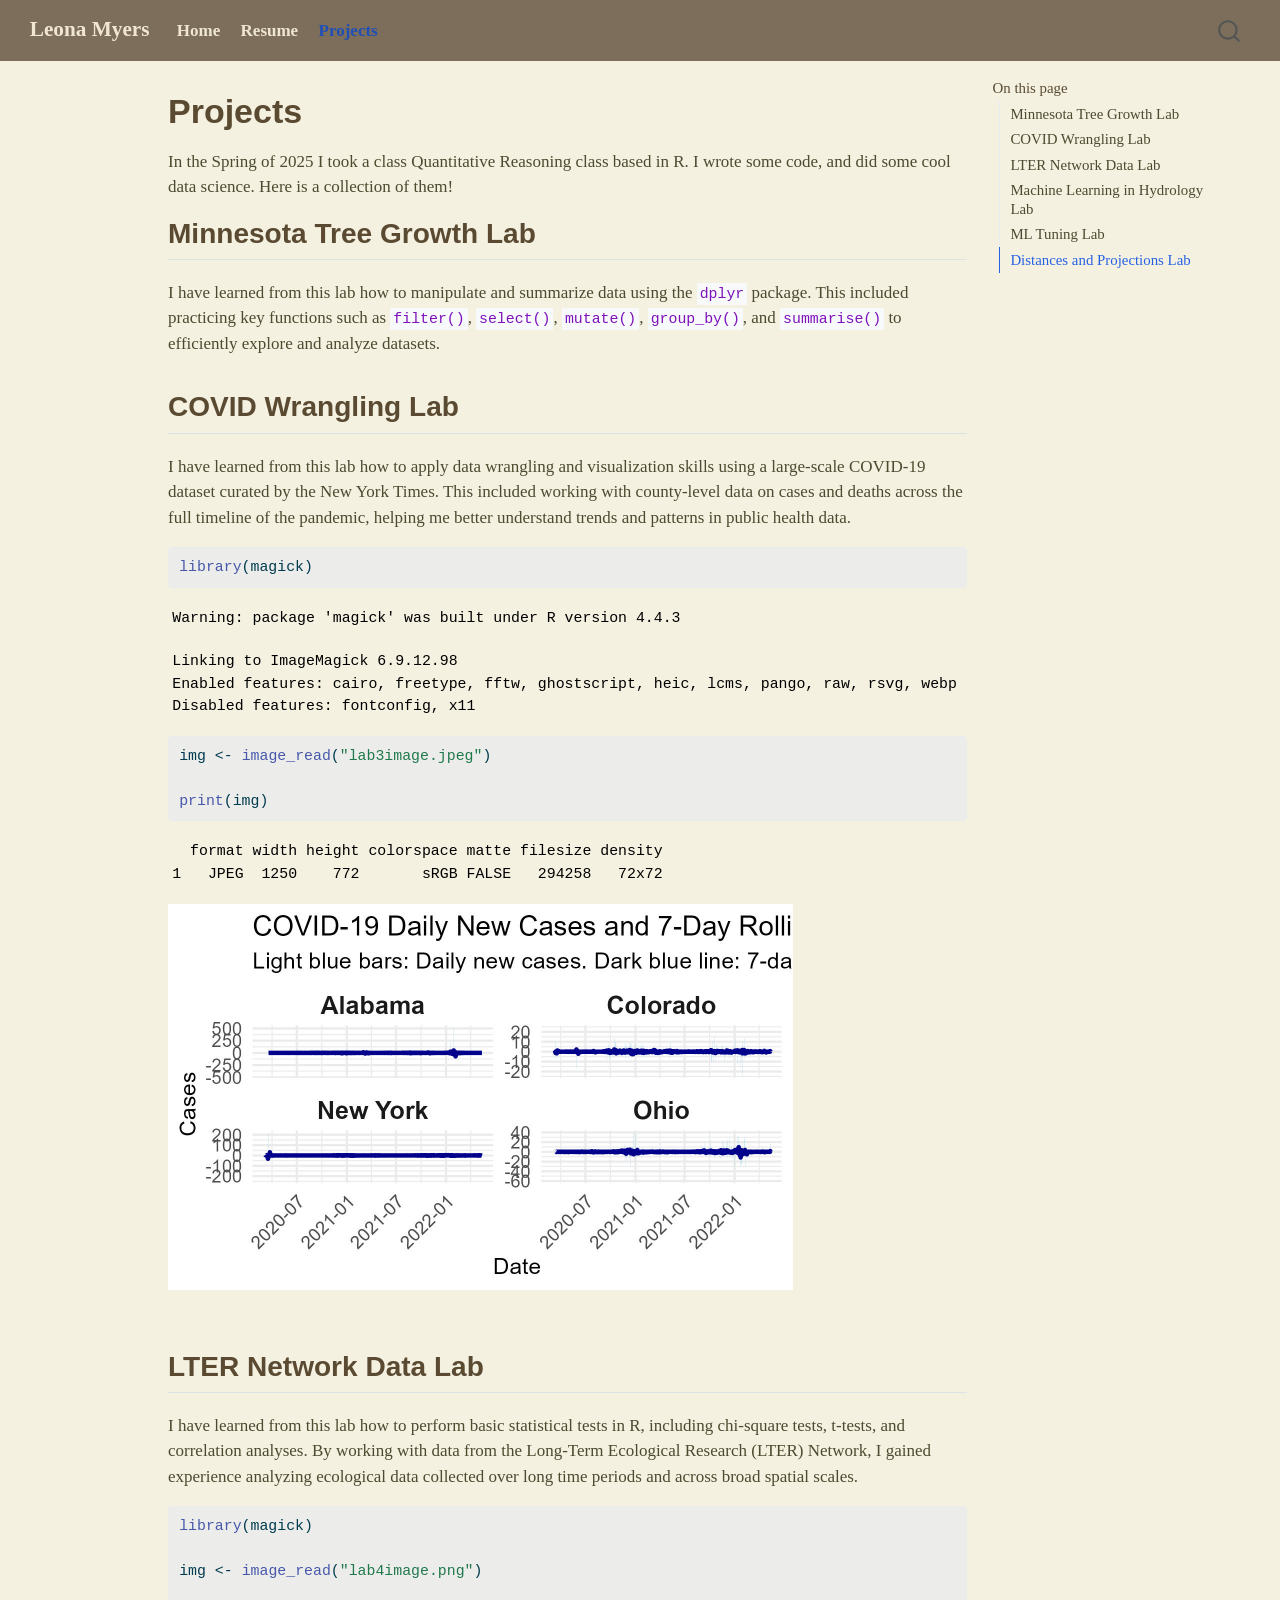
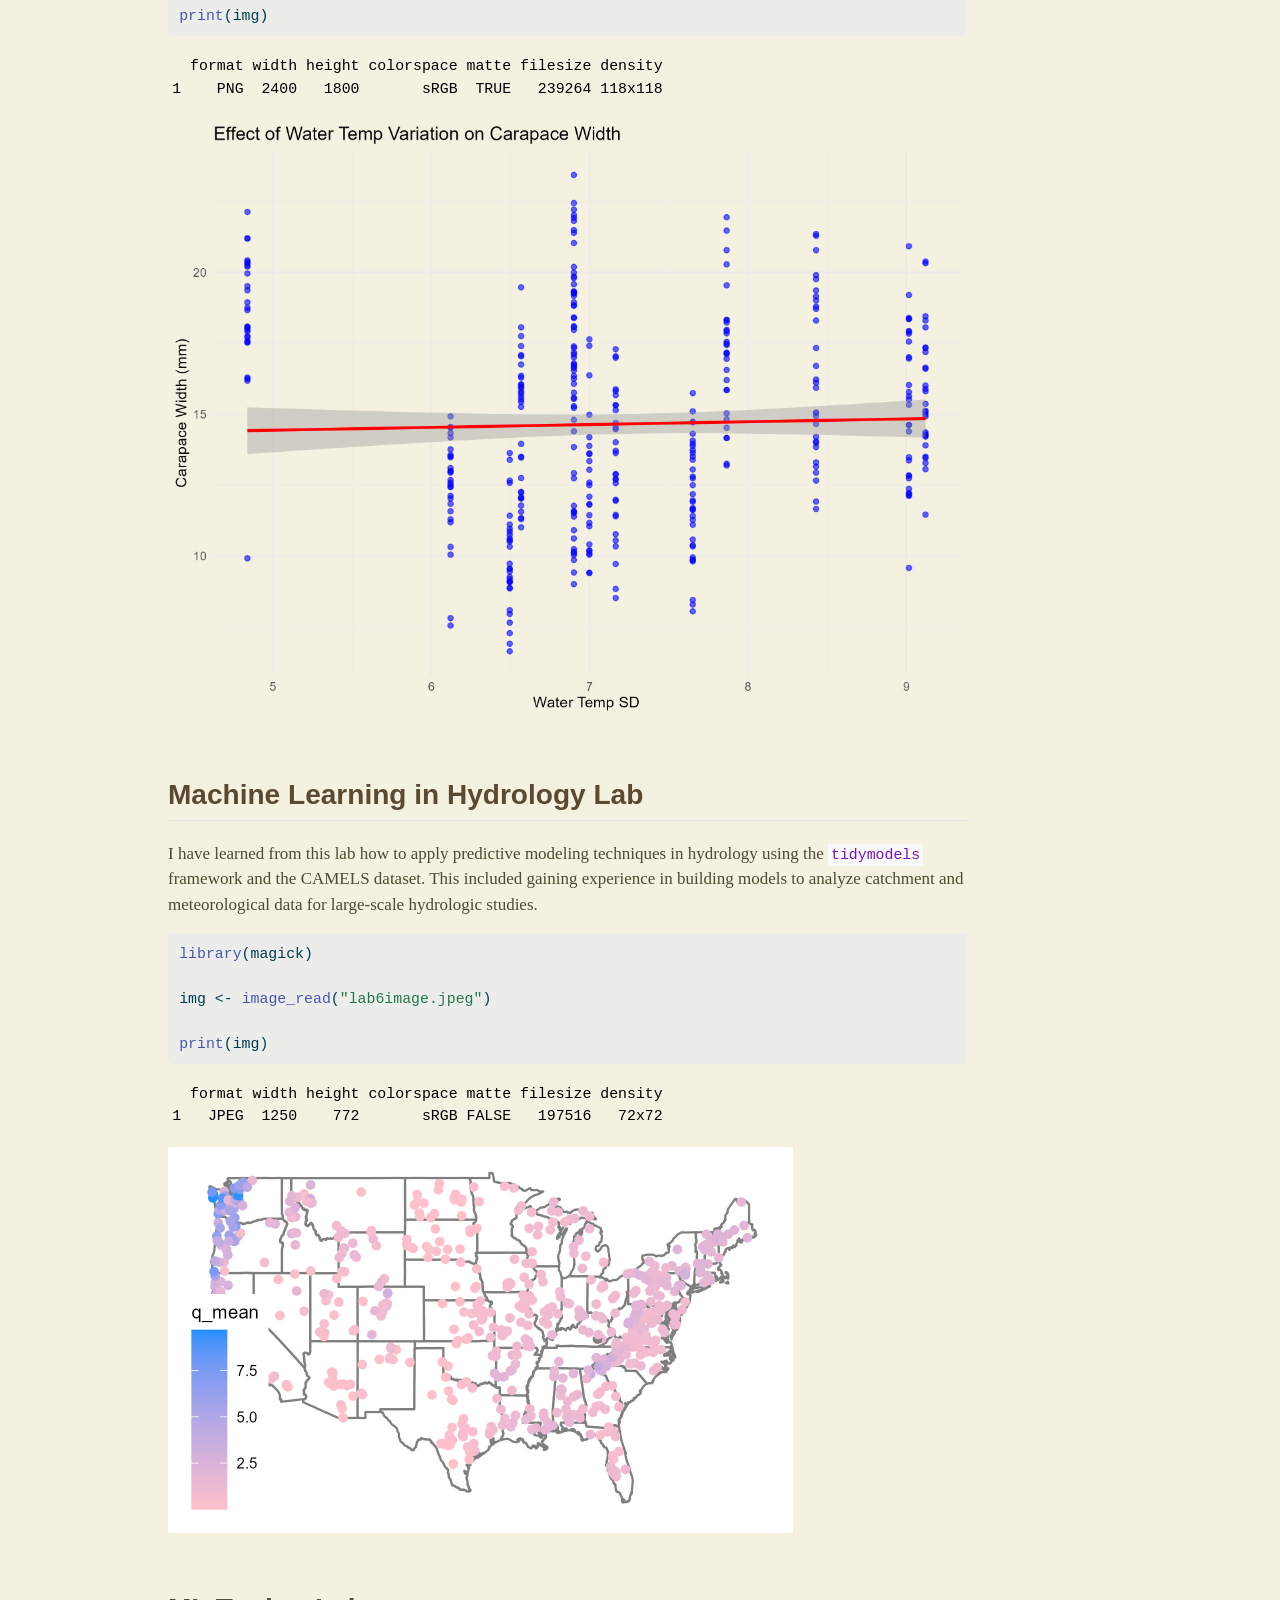
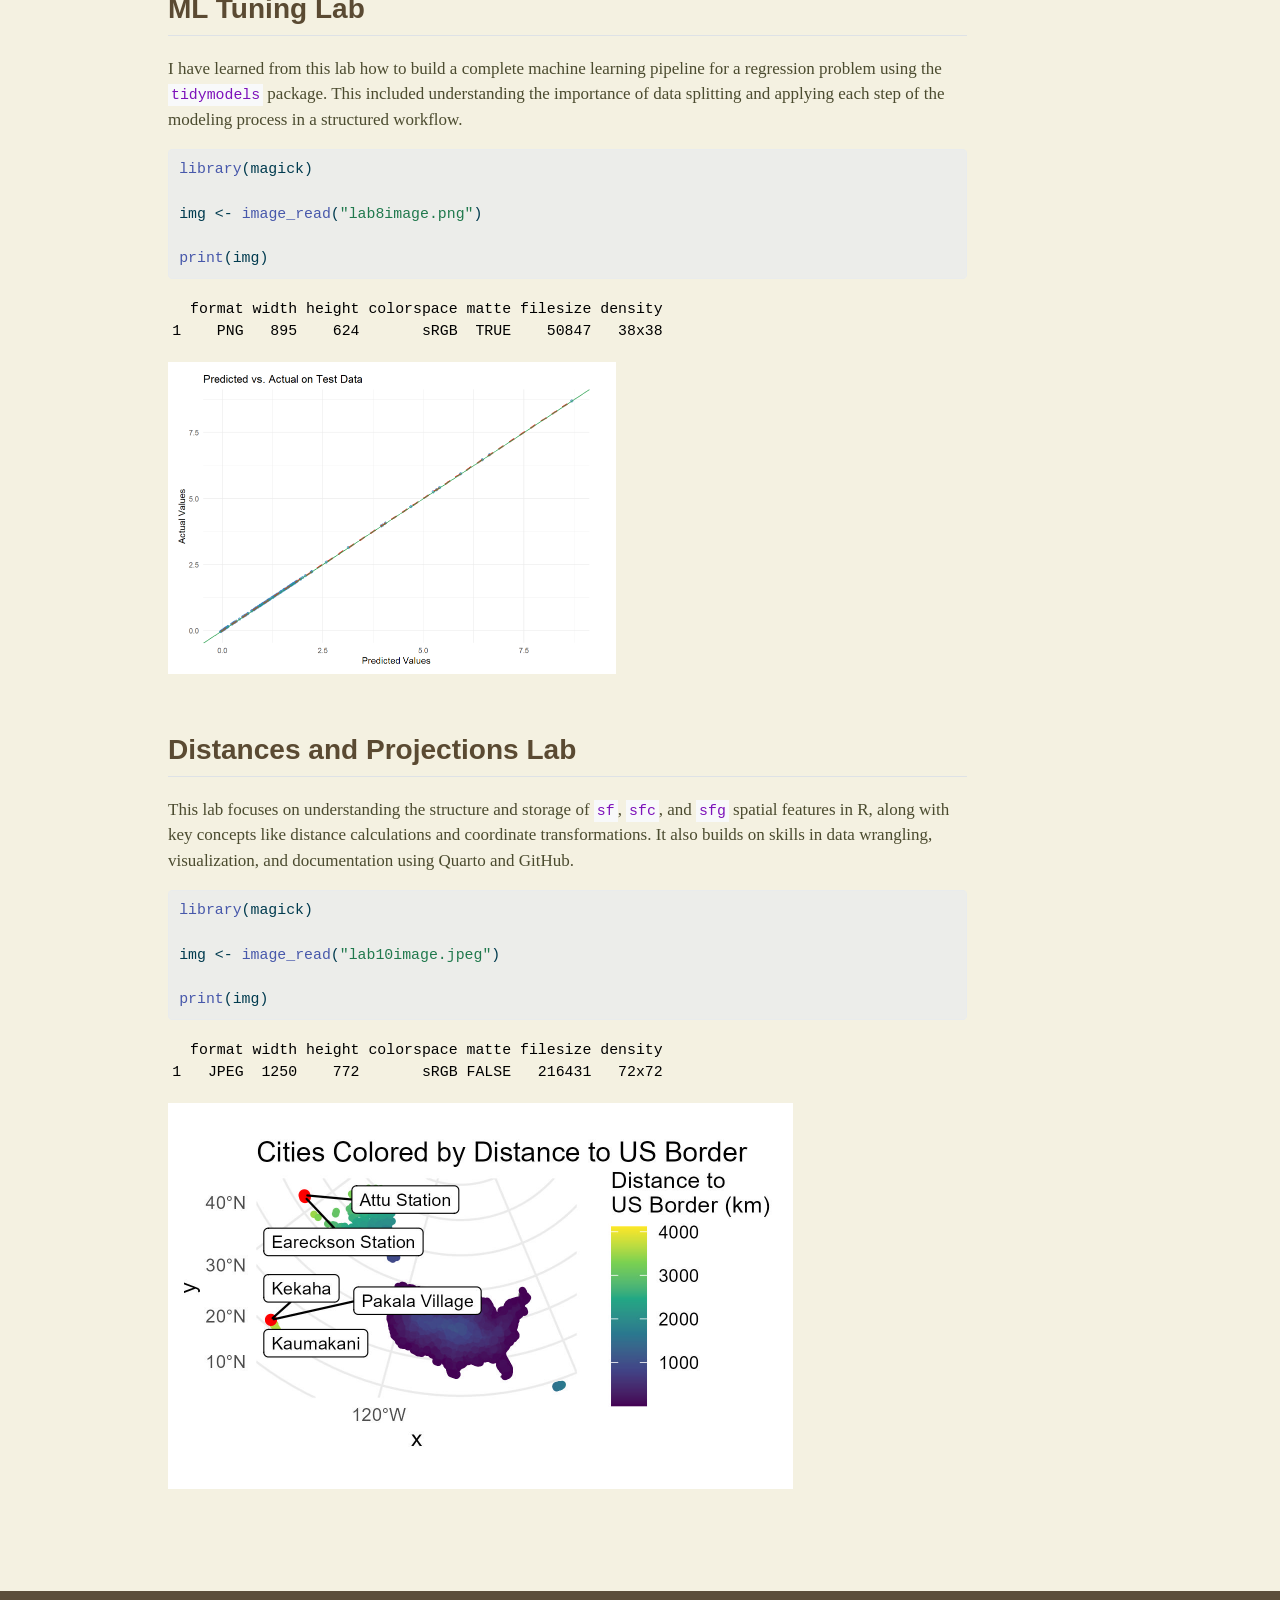
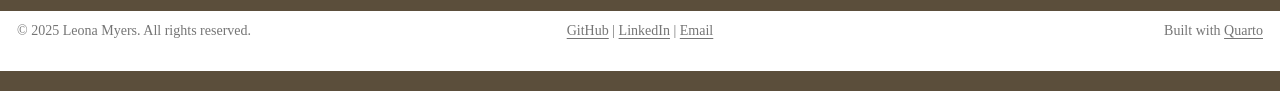
<file: docs/projects.html>
<!DOCTYPE html>
<html xmlns="http://www.w3.org/1999/xhtml" lang="en" xml:lang="en"><head>

<meta charset="utf-8">
<meta name="generator" content="quarto-1.5.57">

<meta name="viewport" content="width=device-width, initial-scale=1.0, user-scalable=yes">


<title>Projects – Leona Myers</title>
<style>
code{white-space: pre-wrap;}
span.smallcaps{font-variant: small-caps;}
div.columns{display: flex; gap: min(4vw, 1.5em);}
div.column{flex: auto; overflow-x: auto;}
div.hanging-indent{margin-left: 1.5em; text-indent: -1.5em;}
ul.task-list{list-style: none;}
ul.task-list li input[type="checkbox"] {
  width: 0.8em;
  margin: 0 0.8em 0.2em -1em; /* quarto-specific, see https://github.com/quarto-dev/quarto-cli/issues/4556 */ 
  vertical-align: middle;
}
/* CSS for syntax highlighting */
pre > code.sourceCode { white-space: pre; position: relative; }
pre > code.sourceCode > span { line-height: 1.25; }
pre > code.sourceCode > span:empty { height: 1.2em; }
.sourceCode { overflow: visible; }
code.sourceCode > span { color: inherit; text-decoration: inherit; }
div.sourceCode { margin: 1em 0; }
pre.sourceCode { margin: 0; }
@media screen {
div.sourceCode { overflow: auto; }
}
@media print {
pre > code.sourceCode { white-space: pre-wrap; }
pre > code.sourceCode > span { display: inline-block; text-indent: -5em; padding-left: 5em; }
}
pre.numberSource code
  { counter-reset: source-line 0; }
pre.numberSource code > span
  { position: relative; left: -4em; counter-increment: source-line; }
pre.numberSource code > span > a:first-child::before
  { content: counter(source-line);
    position: relative; left: -1em; text-align: right; vertical-align: baseline;
    border: none; display: inline-block;
    -webkit-touch-callout: none; -webkit-user-select: none;
    -khtml-user-select: none; -moz-user-select: none;
    -ms-user-select: none; user-select: none;
    padding: 0 4px; width: 4em;
  }
pre.numberSource { margin-left: 3em;  padding-left: 4px; }
div.sourceCode
  {   }
@media screen {
pre > code.sourceCode > span > a:first-child::before { text-decoration: underline; }
}
</style>


<script src="site_libs/quarto-nav/quarto-nav.js"></script>
<script src="site_libs/quarto-nav/headroom.min.js"></script>
<script src="site_libs/clipboard/clipboard.min.js"></script>
<script src="site_libs/quarto-search/autocomplete.umd.js"></script>
<script src="site_libs/quarto-search/fuse.min.js"></script>
<script src="site_libs/quarto-search/quarto-search.js"></script>
<meta name="quarto:offset" content="./">
<script src="site_libs/quarto-html/quarto.js"></script>
<script src="site_libs/quarto-html/popper.min.js"></script>
<script src="site_libs/quarto-html/tippy.umd.min.js"></script>
<script src="site_libs/quarto-html/anchor.min.js"></script>
<link href="site_libs/quarto-html/tippy.css" rel="stylesheet">
<link href="site_libs/quarto-html/quarto-syntax-highlighting.css" rel="stylesheet" id="quarto-text-highlighting-styles">
<script src="site_libs/bootstrap/bootstrap.min.js"></script>
<link href="site_libs/bootstrap/bootstrap-icons.css" rel="stylesheet">
<link href="site_libs/bootstrap/bootstrap.min.css" rel="stylesheet" id="quarto-bootstrap" data-mode="light">
<script id="quarto-search-options" type="application/json">{
  "location": "navbar",
  "copy-button": false,
  "collapse-after": 3,
  "panel-placement": "end",
  "type": "overlay",
  "limit": 50,
  "keyboard-shortcut": [
    "f",
    "/",
    "s"
  ],
  "show-item-context": false,
  "language": {
    "search-no-results-text": "No results",
    "search-matching-documents-text": "matching documents",
    "search-copy-link-title": "Copy link to search",
    "search-hide-matches-text": "Hide additional matches",
    "search-more-match-text": "more match in this document",
    "search-more-matches-text": "more matches in this document",
    "search-clear-button-title": "Clear",
    "search-text-placeholder": "",
    "search-detached-cancel-button-title": "Cancel",
    "search-submit-button-title": "Submit",
    "search-label": "Search"
  }
}</script>


<link rel="stylesheet" href="styles.css">
</head>

<body class="nav-fixed">

<div id="quarto-search-results"></div>
  <header id="quarto-header" class="headroom fixed-top">
    <nav class="navbar navbar-expand-lg " data-bs-theme="dark">
      <div class="navbar-container container-fluid">
      <div class="navbar-brand-container mx-auto">
    <a class="navbar-brand" href="./index.html">
    <span class="navbar-title">Leona Myers</span>
    </a>
  </div>
            <div id="quarto-search" class="" title="Search"></div>
          <button class="navbar-toggler" type="button" data-bs-toggle="collapse" data-bs-target="#navbarCollapse" aria-controls="navbarCollapse" role="menu" aria-expanded="false" aria-label="Toggle navigation" onclick="if (window.quartoToggleHeadroom) { window.quartoToggleHeadroom(); }">
  <span class="navbar-toggler-icon"></span>
</button>
          <div class="collapse navbar-collapse" id="navbarCollapse">
            <ul class="navbar-nav navbar-nav-scroll me-auto">
  <li class="nav-item">
    <a class="nav-link" href="./index.html"> 
<span class="menu-text">Home</span></a>
  </li>  
  <li class="nav-item">
    <a class="nav-link" href="./resume.html"> 
<span class="menu-text">Resume</span></a>
  </li>  
  <li class="nav-item">
    <a class="nav-link active" href="./projects.html" aria-current="page"> 
<span class="menu-text">Projects</span></a>
  </li>  
</ul>
          </div> <!-- /navcollapse -->
            <div class="quarto-navbar-tools">
</div>
      </div> <!-- /container-fluid -->
    </nav>
</header>
<!-- content -->
<div id="quarto-content" class="quarto-container page-columns page-rows-contents page-layout-article page-navbar">
<!-- sidebar -->
<!-- margin-sidebar -->
    <div id="quarto-margin-sidebar" class="sidebar margin-sidebar">
        <nav id="TOC" role="doc-toc" class="toc-active">
    <h2 id="toc-title">On this page</h2>
   
  <ul>
  <li><a href="#minnesota-tree-growth-lab" id="toc-minnesota-tree-growth-lab" class="nav-link active" data-scroll-target="#minnesota-tree-growth-lab">Minnesota Tree Growth Lab</a></li>
  <li><a href="#covid-wrangling-lab" id="toc-covid-wrangling-lab" class="nav-link" data-scroll-target="#covid-wrangling-lab">COVID Wrangling Lab</a></li>
  <li><a href="#lter-network-data-lab" id="toc-lter-network-data-lab" class="nav-link" data-scroll-target="#lter-network-data-lab">LTER Network Data Lab</a></li>
  <li><a href="#machine-learning-in-hydrology-lab" id="toc-machine-learning-in-hydrology-lab" class="nav-link" data-scroll-target="#machine-learning-in-hydrology-lab">Machine Learning in Hydrology Lab</a></li>
  <li><a href="#ml-tuning-lab" id="toc-ml-tuning-lab" class="nav-link" data-scroll-target="#ml-tuning-lab">ML Tuning Lab</a></li>
  <li><a href="#distances-and-projections-lab" id="toc-distances-and-projections-lab" class="nav-link" data-scroll-target="#distances-and-projections-lab">Distances and Projections Lab</a></li>
  </ul>
</nav>
    </div>
<!-- main -->
<main class="content" id="quarto-document-content">

<header id="title-block-header" class="quarto-title-block default">
<div class="quarto-title">
<h1 class="title">Projects</h1>
</div>



<div class="quarto-title-meta">

    
  
    
  </div>
  


</header>


<p>In the Spring of 2025 I took a class Quantitative Reasoning class based in R. I wrote some code, and did some cool data science. Here is a collection of them!</p>
<section id="minnesota-tree-growth-lab" class="level2">
<h2 class="anchored" data-anchor-id="minnesota-tree-growth-lab">Minnesota Tree Growth Lab</h2>
<p>I have learned from this lab how to manipulate and summarize data using the <code>dplyr</code> package. This included practicing key functions such as <code>filter()</code>, <code>select()</code>, <code>mutate()</code>, <code>group_by()</code>, and <code>summarise()</code> to efficiently explore and analyze datasets.</p>
</section>
<section id="covid-wrangling-lab" class="level2">
<h2 class="anchored" data-anchor-id="covid-wrangling-lab">COVID Wrangling Lab</h2>
<p>I have learned from this lab how to apply data wrangling and visualization skills using a large-scale COVID-19 dataset curated by the New York Times. This included working with county-level data on cases and deaths across the full timeline of the pandemic, helping me better understand trends and patterns in public health data.</p>
<div class="cell">
<div class="sourceCode cell-code" id="cb1"><pre class="sourceCode r code-with-copy"><code class="sourceCode r"><span id="cb1-1"><a href="#cb1-1" aria-hidden="true" tabindex="-1"></a><span class="fu">library</span>(magick)</span></code><button title="Copy to Clipboard" class="code-copy-button"><i class="bi"></i></button></pre></div>
<div class="cell-output cell-output-stderr">
<pre><code>Warning: package 'magick' was built under R version 4.4.3</code></pre>
</div>
<div class="cell-output cell-output-stderr">
<pre><code>Linking to ImageMagick 6.9.12.98
Enabled features: cairo, freetype, fftw, ghostscript, heic, lcms, pango, raw, rsvg, webp
Disabled features: fontconfig, x11</code></pre>
</div>
<div class="sourceCode cell-code" id="cb4"><pre class="sourceCode r code-with-copy"><code class="sourceCode r"><span id="cb4-1"><a href="#cb4-1" aria-hidden="true" tabindex="-1"></a>img <span class="ot">&lt;-</span> <span class="fu">image_read</span>(<span class="st">"lab3image.jpeg"</span>)</span>
<span id="cb4-2"><a href="#cb4-2" aria-hidden="true" tabindex="-1"></a></span>
<span id="cb4-3"><a href="#cb4-3" aria-hidden="true" tabindex="-1"></a><span class="fu">print</span>(img)</span></code><button title="Copy to Clipboard" class="code-copy-button"><i class="bi"></i></button></pre></div>
<div class="cell-output cell-output-stdout">
<pre><code>  format width height colorspace matte filesize density
1   JPEG  1250    772       sRGB FALSE   294258   72x72</code></pre>
</div>
<div class="cell-output-display">
<div>
<figure class="figure">
<p><img src="projects_files/figure-html/unnamed-chunk-1-1.png" class="img-fluid figure-img" width="625"></p>
</figure>
</div>
</div>
</div>
</section>
<section id="lter-network-data-lab" class="level2">
<h2 class="anchored" data-anchor-id="lter-network-data-lab">LTER Network Data Lab</h2>
<p>I have learned from this lab how to perform basic statistical tests in R, including chi-square tests, t-tests, and correlation analyses. By working with data from the Long-Term Ecological Research (LTER) Network, I gained experience analyzing ecological data collected over long time periods and across broad spatial scales.</p>
<div class="cell">
<div class="sourceCode cell-code" id="cb6"><pre class="sourceCode r code-with-copy"><code class="sourceCode r"><span id="cb6-1"><a href="#cb6-1" aria-hidden="true" tabindex="-1"></a><span class="fu">library</span>(magick)</span>
<span id="cb6-2"><a href="#cb6-2" aria-hidden="true" tabindex="-1"></a></span>
<span id="cb6-3"><a href="#cb6-3" aria-hidden="true" tabindex="-1"></a>img <span class="ot">&lt;-</span> <span class="fu">image_read</span>(<span class="st">"lab4image.png"</span>)</span>
<span id="cb6-4"><a href="#cb6-4" aria-hidden="true" tabindex="-1"></a></span>
<span id="cb6-5"><a href="#cb6-5" aria-hidden="true" tabindex="-1"></a><span class="fu">print</span>(img)</span></code><button title="Copy to Clipboard" class="code-copy-button"><i class="bi"></i></button></pre></div>
<div class="cell-output cell-output-stdout">
<pre><code>  format width height colorspace matte filesize density
1    PNG  2400   1800       sRGB  TRUE   239264 118x118</code></pre>
</div>
<div class="cell-output-display">
<div>
<figure class="figure">
<p><img src="projects_files/figure-html/unnamed-chunk-2-1.png" class="img-fluid figure-img" width="1200"></p>
</figure>
</div>
</div>
</div>
</section>
<section id="machine-learning-in-hydrology-lab" class="level2">
<h2 class="anchored" data-anchor-id="machine-learning-in-hydrology-lab">Machine Learning in Hydrology Lab</h2>
<p>I have learned from this lab how to apply predictive modeling techniques in hydrology using the <code>tidymodels</code> framework and the CAMELS dataset. This included gaining experience in building models to analyze catchment and meteorological data for large-scale hydrologic studies.</p>
<div class="cell">
<div class="sourceCode cell-code" id="cb8"><pre class="sourceCode r code-with-copy"><code class="sourceCode r"><span id="cb8-1"><a href="#cb8-1" aria-hidden="true" tabindex="-1"></a><span class="fu">library</span>(magick)</span>
<span id="cb8-2"><a href="#cb8-2" aria-hidden="true" tabindex="-1"></a></span>
<span id="cb8-3"><a href="#cb8-3" aria-hidden="true" tabindex="-1"></a>img <span class="ot">&lt;-</span> <span class="fu">image_read</span>(<span class="st">"lab6image.jpeg"</span>)</span>
<span id="cb8-4"><a href="#cb8-4" aria-hidden="true" tabindex="-1"></a></span>
<span id="cb8-5"><a href="#cb8-5" aria-hidden="true" tabindex="-1"></a><span class="fu">print</span>(img)</span></code><button title="Copy to Clipboard" class="code-copy-button"><i class="bi"></i></button></pre></div>
<div class="cell-output cell-output-stdout">
<pre><code>  format width height colorspace matte filesize density
1   JPEG  1250    772       sRGB FALSE   197516   72x72</code></pre>
</div>
<div class="cell-output-display">
<div>
<figure class="figure">
<p><img src="projects_files/figure-html/unnamed-chunk-3-1.png" class="img-fluid figure-img" width="625"></p>
</figure>
</div>
</div>
</div>
</section>
<section id="ml-tuning-lab" class="level2">
<h2 class="anchored" data-anchor-id="ml-tuning-lab">ML Tuning Lab</h2>
<p>I have learned from this lab how to build a complete machine learning pipeline for a regression problem using the <code>tidymodels</code> package. This included understanding the importance of data splitting and applying each step of the modeling process in a structured workflow.</p>
<div class="cell">
<div class="sourceCode cell-code" id="cb10"><pre class="sourceCode r code-with-copy"><code class="sourceCode r"><span id="cb10-1"><a href="#cb10-1" aria-hidden="true" tabindex="-1"></a><span class="fu">library</span>(magick)</span>
<span id="cb10-2"><a href="#cb10-2" aria-hidden="true" tabindex="-1"></a></span>
<span id="cb10-3"><a href="#cb10-3" aria-hidden="true" tabindex="-1"></a>img <span class="ot">&lt;-</span> <span class="fu">image_read</span>(<span class="st">"lab8image.png"</span>)</span>
<span id="cb10-4"><a href="#cb10-4" aria-hidden="true" tabindex="-1"></a></span>
<span id="cb10-5"><a href="#cb10-5" aria-hidden="true" tabindex="-1"></a><span class="fu">print</span>(img)</span></code><button title="Copy to Clipboard" class="code-copy-button"><i class="bi"></i></button></pre></div>
<div class="cell-output cell-output-stdout">
<pre><code>  format width height colorspace matte filesize density
1    PNG   895    624       sRGB  TRUE    50847   38x38</code></pre>
</div>
<div class="cell-output-display">
<div>
<figure class="figure">
<p><img src="projects_files/figure-html/unnamed-chunk-4-1.png" class="img-fluid figure-img" width="448"></p>
</figure>
</div>
</div>
</div>
</section>
<section id="distances-and-projections-lab" class="level2">
<h2 class="anchored" data-anchor-id="distances-and-projections-lab">Distances and Projections Lab</h2>
<p>This lab focuses on understanding the structure and storage of <code>sf</code>, <code>sfc</code>, and <code>sfg</code> spatial features in R, along with key concepts like distance calculations and coordinate transformations. It also builds on skills in data wrangling, visualization, and documentation using Quarto and GitHub.</p>
<div class="cell">
<div class="sourceCode cell-code" id="cb12"><pre class="sourceCode r code-with-copy"><code class="sourceCode r"><span id="cb12-1"><a href="#cb12-1" aria-hidden="true" tabindex="-1"></a><span class="fu">library</span>(magick)</span>
<span id="cb12-2"><a href="#cb12-2" aria-hidden="true" tabindex="-1"></a></span>
<span id="cb12-3"><a href="#cb12-3" aria-hidden="true" tabindex="-1"></a>img <span class="ot">&lt;-</span> <span class="fu">image_read</span>(<span class="st">"lab10image.jpeg"</span>)</span>
<span id="cb12-4"><a href="#cb12-4" aria-hidden="true" tabindex="-1"></a></span>
<span id="cb12-5"><a href="#cb12-5" aria-hidden="true" tabindex="-1"></a><span class="fu">print</span>(img)</span></code><button title="Copy to Clipboard" class="code-copy-button"><i class="bi"></i></button></pre></div>
<div class="cell-output cell-output-stdout">
<pre><code>  format width height colorspace matte filesize density
1   JPEG  1250    772       sRGB FALSE   216431   72x72</code></pre>
</div>
<div class="cell-output-display">
<div>
<figure class="figure">
<p><img src="projects_files/figure-html/unnamed-chunk-5-1.png" class="img-fluid figure-img" width="625"></p>
</figure>
</div>
</div>
</div>


</section>

</main> <!-- /main -->
<script id="quarto-html-after-body" type="application/javascript">
window.document.addEventListener("DOMContentLoaded", function (event) {
  const toggleBodyColorMode = (bsSheetEl) => {
    const mode = bsSheetEl.getAttribute("data-mode");
    const bodyEl = window.document.querySelector("body");
    if (mode === "dark") {
      bodyEl.classList.add("quarto-dark");
      bodyEl.classList.remove("quarto-light");
    } else {
      bodyEl.classList.add("quarto-light");
      bodyEl.classList.remove("quarto-dark");
    }
  }
  const toggleBodyColorPrimary = () => {
    const bsSheetEl = window.document.querySelector("link#quarto-bootstrap");
    if (bsSheetEl) {
      toggleBodyColorMode(bsSheetEl);
    }
  }
  toggleBodyColorPrimary();  
  const icon = "";
  const anchorJS = new window.AnchorJS();
  anchorJS.options = {
    placement: 'right',
    icon: icon
  };
  anchorJS.add('.anchored');
  const isCodeAnnotation = (el) => {
    for (const clz of el.classList) {
      if (clz.startsWith('code-annotation-')) {                     
        return true;
      }
    }
    return false;
  }
  const onCopySuccess = function(e) {
    // button target
    const button = e.trigger;
    // don't keep focus
    button.blur();
    // flash "checked"
    button.classList.add('code-copy-button-checked');
    var currentTitle = button.getAttribute("title");
    button.setAttribute("title", "Copied!");
    let tooltip;
    if (window.bootstrap) {
      button.setAttribute("data-bs-toggle", "tooltip");
      button.setAttribute("data-bs-placement", "left");
      button.setAttribute("data-bs-title", "Copied!");
      tooltip = new bootstrap.Tooltip(button, 
        { trigger: "manual", 
          customClass: "code-copy-button-tooltip",
          offset: [0, -8]});
      tooltip.show();    
    }
    setTimeout(function() {
      if (tooltip) {
        tooltip.hide();
        button.removeAttribute("data-bs-title");
        button.removeAttribute("data-bs-toggle");
        button.removeAttribute("data-bs-placement");
      }
      button.setAttribute("title", currentTitle);
      button.classList.remove('code-copy-button-checked');
    }, 1000);
    // clear code selection
    e.clearSelection();
  }
  const getTextToCopy = function(trigger) {
      const codeEl = trigger.previousElementSibling.cloneNode(true);
      for (const childEl of codeEl.children) {
        if (isCodeAnnotation(childEl)) {
          childEl.remove();
        }
      }
      return codeEl.innerText;
  }
  const clipboard = new window.ClipboardJS('.code-copy-button:not([data-in-quarto-modal])', {
    text: getTextToCopy
  });
  clipboard.on('success', onCopySuccess);
  if (window.document.getElementById('quarto-embedded-source-code-modal')) {
    // For code content inside modals, clipBoardJS needs to be initialized with a container option
    // TODO: Check when it could be a function (https://github.com/zenorocha/clipboard.js/issues/860)
    const clipboardModal = new window.ClipboardJS('.code-copy-button[data-in-quarto-modal]', {
      text: getTextToCopy,
      container: window.document.getElementById('quarto-embedded-source-code-modal')
    });
    clipboardModal.on('success', onCopySuccess);
  }
    var localhostRegex = new RegExp(/^(?:http|https):\/\/localhost\:?[0-9]*\//);
    var mailtoRegex = new RegExp(/^mailto:/);
      var filterRegex = new RegExp('/' + window.location.host + '/');
    var isInternal = (href) => {
        return filterRegex.test(href) || localhostRegex.test(href) || mailtoRegex.test(href);
    }
    // Inspect non-navigation links and adorn them if external
 	var links = window.document.querySelectorAll('a[href]:not(.nav-link):not(.navbar-brand):not(.toc-action):not(.sidebar-link):not(.sidebar-item-toggle):not(.pagination-link):not(.no-external):not([aria-hidden]):not(.dropdown-item):not(.quarto-navigation-tool):not(.about-link)');
    for (var i=0; i<links.length; i++) {
      const link = links[i];
      if (!isInternal(link.href)) {
        // undo the damage that might have been done by quarto-nav.js in the case of
        // links that we want to consider external
        if (link.dataset.originalHref !== undefined) {
          link.href = link.dataset.originalHref;
        }
      }
    }
  function tippyHover(el, contentFn, onTriggerFn, onUntriggerFn) {
    const config = {
      allowHTML: true,
      maxWidth: 500,
      delay: 100,
      arrow: false,
      appendTo: function(el) {
          return el.parentElement;
      },
      interactive: true,
      interactiveBorder: 10,
      theme: 'quarto',
      placement: 'bottom-start',
    };
    if (contentFn) {
      config.content = contentFn;
    }
    if (onTriggerFn) {
      config.onTrigger = onTriggerFn;
    }
    if (onUntriggerFn) {
      config.onUntrigger = onUntriggerFn;
    }
    window.tippy(el, config); 
  }
  const noterefs = window.document.querySelectorAll('a[role="doc-noteref"]');
  for (var i=0; i<noterefs.length; i++) {
    const ref = noterefs[i];
    tippyHover(ref, function() {
      // use id or data attribute instead here
      let href = ref.getAttribute('data-footnote-href') || ref.getAttribute('href');
      try { href = new URL(href).hash; } catch {}
      const id = href.replace(/^#\/?/, "");
      const note = window.document.getElementById(id);
      if (note) {
        return note.innerHTML;
      } else {
        return "";
      }
    });
  }
  const xrefs = window.document.querySelectorAll('a.quarto-xref');
  const processXRef = (id, note) => {
    // Strip column container classes
    const stripColumnClz = (el) => {
      el.classList.remove("page-full", "page-columns");
      if (el.children) {
        for (const child of el.children) {
          stripColumnClz(child);
        }
      }
    }
    stripColumnClz(note)
    if (id === null || id.startsWith('sec-')) {
      // Special case sections, only their first couple elements
      const container = document.createElement("div");
      if (note.children && note.children.length > 2) {
        container.appendChild(note.children[0].cloneNode(true));
        for (let i = 1; i < note.children.length; i++) {
          const child = note.children[i];
          if (child.tagName === "P" && child.innerText === "") {
            continue;
          } else {
            container.appendChild(child.cloneNode(true));
            break;
          }
        }
        if (window.Quarto?.typesetMath) {
          window.Quarto.typesetMath(container);
        }
        return container.innerHTML
      } else {
        if (window.Quarto?.typesetMath) {
          window.Quarto.typesetMath(note);
        }
        return note.innerHTML;
      }
    } else {
      // Remove any anchor links if they are present
      const anchorLink = note.querySelector('a.anchorjs-link');
      if (anchorLink) {
        anchorLink.remove();
      }
      if (window.Quarto?.typesetMath) {
        window.Quarto.typesetMath(note);
      }
      // TODO in 1.5, we should make sure this works without a callout special case
      if (note.classList.contains("callout")) {
        return note.outerHTML;
      } else {
        return note.innerHTML;
      }
    }
  }
  for (var i=0; i<xrefs.length; i++) {
    const xref = xrefs[i];
    tippyHover(xref, undefined, function(instance) {
      instance.disable();
      let url = xref.getAttribute('href');
      let hash = undefined; 
      if (url.startsWith('#')) {
        hash = url;
      } else {
        try { hash = new URL(url).hash; } catch {}
      }
      if (hash) {
        const id = hash.replace(/^#\/?/, "");
        const note = window.document.getElementById(id);
        if (note !== null) {
          try {
            const html = processXRef(id, note.cloneNode(true));
            instance.setContent(html);
          } finally {
            instance.enable();
            instance.show();
          }
        } else {
          // See if we can fetch this
          fetch(url.split('#')[0])
          .then(res => res.text())
          .then(html => {
            const parser = new DOMParser();
            const htmlDoc = parser.parseFromString(html, "text/html");
            const note = htmlDoc.getElementById(id);
            if (note !== null) {
              const html = processXRef(id, note);
              instance.setContent(html);
            } 
          }).finally(() => {
            instance.enable();
            instance.show();
          });
        }
      } else {
        // See if we can fetch a full url (with no hash to target)
        // This is a special case and we should probably do some content thinning / targeting
        fetch(url)
        .then(res => res.text())
        .then(html => {
          const parser = new DOMParser();
          const htmlDoc = parser.parseFromString(html, "text/html");
          const note = htmlDoc.querySelector('main.content');
          if (note !== null) {
            // This should only happen for chapter cross references
            // (since there is no id in the URL)
            // remove the first header
            if (note.children.length > 0 && note.children[0].tagName === "HEADER") {
              note.children[0].remove();
            }
            const html = processXRef(null, note);
            instance.setContent(html);
          } 
        }).finally(() => {
          instance.enable();
          instance.show();
        });
      }
    }, function(instance) {
    });
  }
      let selectedAnnoteEl;
      const selectorForAnnotation = ( cell, annotation) => {
        let cellAttr = 'data-code-cell="' + cell + '"';
        let lineAttr = 'data-code-annotation="' +  annotation + '"';
        const selector = 'span[' + cellAttr + '][' + lineAttr + ']';
        return selector;
      }
      const selectCodeLines = (annoteEl) => {
        const doc = window.document;
        const targetCell = annoteEl.getAttribute("data-target-cell");
        const targetAnnotation = annoteEl.getAttribute("data-target-annotation");
        const annoteSpan = window.document.querySelector(selectorForAnnotation(targetCell, targetAnnotation));
        const lines = annoteSpan.getAttribute("data-code-lines").split(",");
        const lineIds = lines.map((line) => {
          return targetCell + "-" + line;
        })
        let top = null;
        let height = null;
        let parent = null;
        if (lineIds.length > 0) {
            //compute the position of the single el (top and bottom and make a div)
            const el = window.document.getElementById(lineIds[0]);
            top = el.offsetTop;
            height = el.offsetHeight;
            parent = el.parentElement.parentElement;
          if (lineIds.length > 1) {
            const lastEl = window.document.getElementById(lineIds[lineIds.length - 1]);
            const bottom = lastEl.offsetTop + lastEl.offsetHeight;
            height = bottom - top;
          }
          if (top !== null && height !== null && parent !== null) {
            // cook up a div (if necessary) and position it 
            let div = window.document.getElementById("code-annotation-line-highlight");
            if (div === null) {
              div = window.document.createElement("div");
              div.setAttribute("id", "code-annotation-line-highlight");
              div.style.position = 'absolute';
              parent.appendChild(div);
            }
            div.style.top = top - 2 + "px";
            div.style.height = height + 4 + "px";
            div.style.left = 0;
            let gutterDiv = window.document.getElementById("code-annotation-line-highlight-gutter");
            if (gutterDiv === null) {
              gutterDiv = window.document.createElement("div");
              gutterDiv.setAttribute("id", "code-annotation-line-highlight-gutter");
              gutterDiv.style.position = 'absolute';
              const codeCell = window.document.getElementById(targetCell);
              const gutter = codeCell.querySelector('.code-annotation-gutter');
              gutter.appendChild(gutterDiv);
            }
            gutterDiv.style.top = top - 2 + "px";
            gutterDiv.style.height = height + 4 + "px";
          }
          selectedAnnoteEl = annoteEl;
        }
      };
      const unselectCodeLines = () => {
        const elementsIds = ["code-annotation-line-highlight", "code-annotation-line-highlight-gutter"];
        elementsIds.forEach((elId) => {
          const div = window.document.getElementById(elId);
          if (div) {
            div.remove();
          }
        });
        selectedAnnoteEl = undefined;
      };
        // Handle positioning of the toggle
    window.addEventListener(
      "resize",
      throttle(() => {
        elRect = undefined;
        if (selectedAnnoteEl) {
          selectCodeLines(selectedAnnoteEl);
        }
      }, 10)
    );
    function throttle(fn, ms) {
    let throttle = false;
    let timer;
      return (...args) => {
        if(!throttle) { // first call gets through
            fn.apply(this, args);
            throttle = true;
        } else { // all the others get throttled
            if(timer) clearTimeout(timer); // cancel #2
            timer = setTimeout(() => {
              fn.apply(this, args);
              timer = throttle = false;
            }, ms);
        }
      };
    }
      // Attach click handler to the DT
      const annoteDls = window.document.querySelectorAll('dt[data-target-cell]');
      for (const annoteDlNode of annoteDls) {
        annoteDlNode.addEventListener('click', (event) => {
          const clickedEl = event.target;
          if (clickedEl !== selectedAnnoteEl) {
            unselectCodeLines();
            const activeEl = window.document.querySelector('dt[data-target-cell].code-annotation-active');
            if (activeEl) {
              activeEl.classList.remove('code-annotation-active');
            }
            selectCodeLines(clickedEl);
            clickedEl.classList.add('code-annotation-active');
          } else {
            // Unselect the line
            unselectCodeLines();
            clickedEl.classList.remove('code-annotation-active');
          }
        });
      }
  const findCites = (el) => {
    const parentEl = el.parentElement;
    if (parentEl) {
      const cites = parentEl.dataset.cites;
      if (cites) {
        return {
          el,
          cites: cites.split(' ')
        };
      } else {
        return findCites(el.parentElement)
      }
    } else {
      return undefined;
    }
  };
  var bibliorefs = window.document.querySelectorAll('a[role="doc-biblioref"]');
  for (var i=0; i<bibliorefs.length; i++) {
    const ref = bibliorefs[i];
    const citeInfo = findCites(ref);
    if (citeInfo) {
      tippyHover(citeInfo.el, function() {
        var popup = window.document.createElement('div');
        citeInfo.cites.forEach(function(cite) {
          var citeDiv = window.document.createElement('div');
          citeDiv.classList.add('hanging-indent');
          citeDiv.classList.add('csl-entry');
          var biblioDiv = window.document.getElementById('ref-' + cite);
          if (biblioDiv) {
            citeDiv.innerHTML = biblioDiv.innerHTML;
          }
          popup.appendChild(citeDiv);
        });
        return popup.innerHTML;
      });
    }
  }
});
</script>
</div> <!-- /content -->
<footer class="footer">
  <div class="nav-footer">
    <div class="nav-footer-left">
<p>© 2025 Leona Myers. All rights reserved.</p>
</div>   
    <div class="nav-footer-center">
<p><a href="https://github.com/leonamyers">GitHub</a> | <a href="https://www.linkedin.com/in/leona-myers-bb9471296/">LinkedIn</a> | <a href="mailto:leona18@colostate.edu">Email</a></p>
</div>
    <div class="nav-footer-right">
<p>Built with <a href="https://quarto.org/">Quarto</a></p>
</div>
  </div>
</footer>




</body></html>
</file>
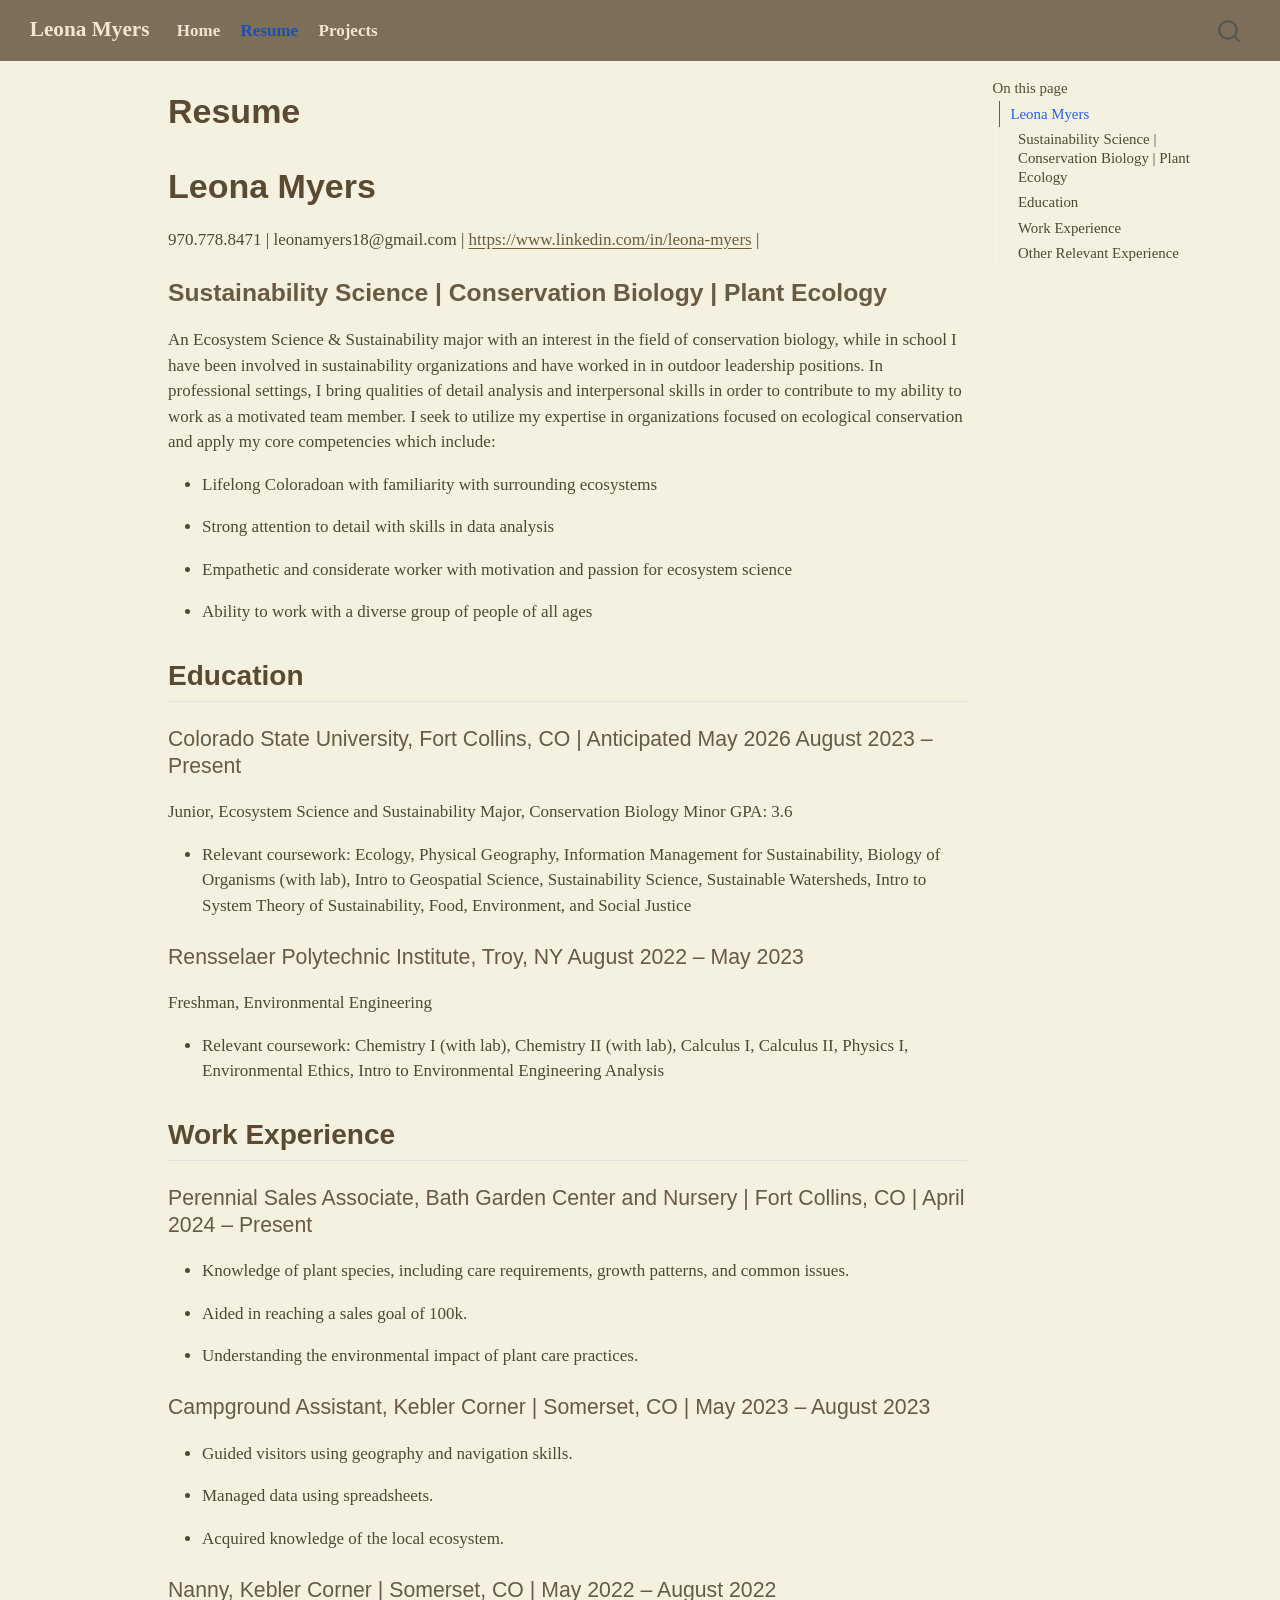
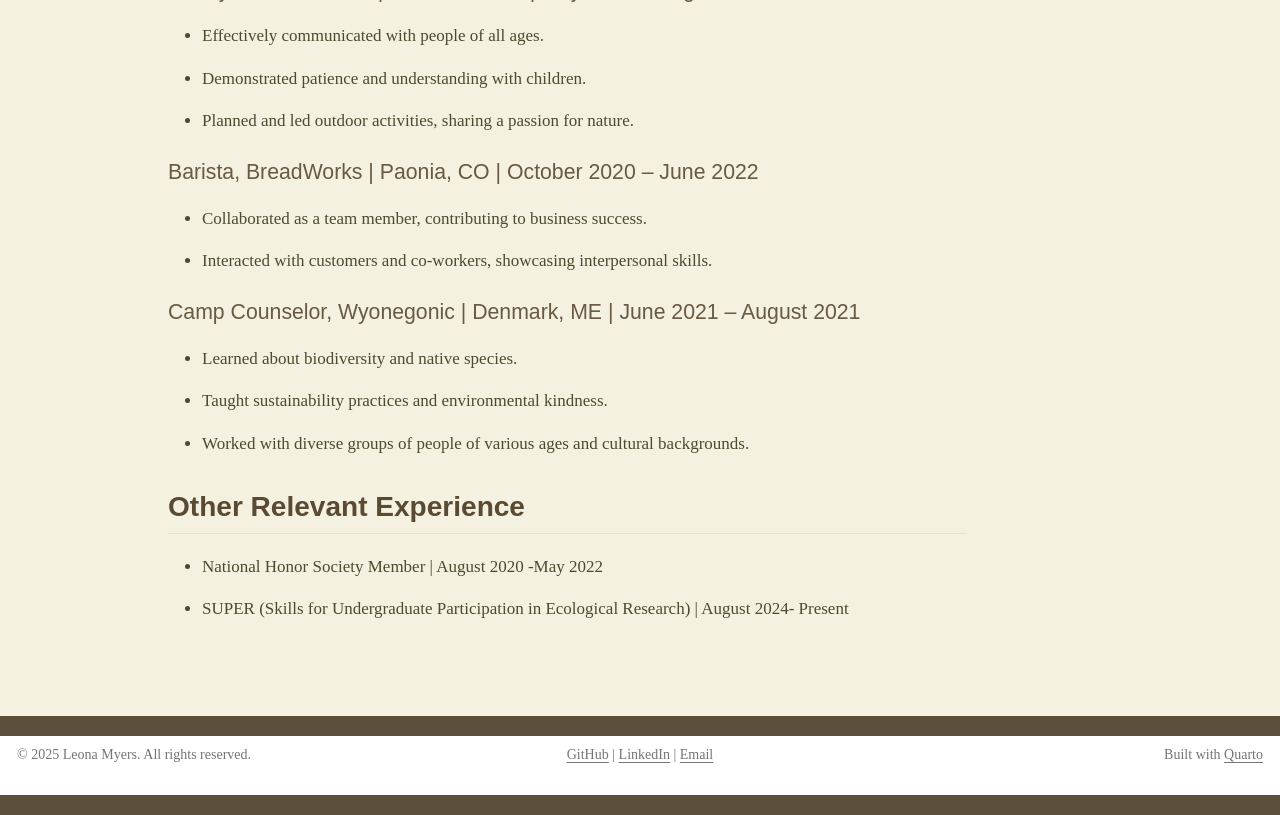
<file: docs/resume.html>
<!DOCTYPE html>
<html xmlns="http://www.w3.org/1999/xhtml" lang="en" xml:lang="en"><head>

<meta charset="utf-8">
<meta name="generator" content="quarto-1.5.57">

<meta name="viewport" content="width=device-width, initial-scale=1.0, user-scalable=yes">


<title>Resume – Leona Myers</title>
<style>
code{white-space: pre-wrap;}
span.smallcaps{font-variant: small-caps;}
div.columns{display: flex; gap: min(4vw, 1.5em);}
div.column{flex: auto; overflow-x: auto;}
div.hanging-indent{margin-left: 1.5em; text-indent: -1.5em;}
ul.task-list{list-style: none;}
ul.task-list li input[type="checkbox"] {
  width: 0.8em;
  margin: 0 0.8em 0.2em -1em; /* quarto-specific, see https://github.com/quarto-dev/quarto-cli/issues/4556 */ 
  vertical-align: middle;
}
</style>


<script src="site_libs/quarto-nav/quarto-nav.js"></script>
<script src="site_libs/quarto-nav/headroom.min.js"></script>
<script src="site_libs/clipboard/clipboard.min.js"></script>
<script src="site_libs/quarto-search/autocomplete.umd.js"></script>
<script src="site_libs/quarto-search/fuse.min.js"></script>
<script src="site_libs/quarto-search/quarto-search.js"></script>
<meta name="quarto:offset" content="./">
<script src="site_libs/quarto-html/quarto.js"></script>
<script src="site_libs/quarto-html/popper.min.js"></script>
<script src="site_libs/quarto-html/tippy.umd.min.js"></script>
<script src="site_libs/quarto-html/anchor.min.js"></script>
<link href="site_libs/quarto-html/tippy.css" rel="stylesheet">
<link href="site_libs/quarto-html/quarto-syntax-highlighting.css" rel="stylesheet" id="quarto-text-highlighting-styles">
<script src="site_libs/bootstrap/bootstrap.min.js"></script>
<link href="site_libs/bootstrap/bootstrap-icons.css" rel="stylesheet">
<link href="site_libs/bootstrap/bootstrap.min.css" rel="stylesheet" id="quarto-bootstrap" data-mode="light">
<script id="quarto-search-options" type="application/json">{
  "location": "navbar",
  "copy-button": false,
  "collapse-after": 3,
  "panel-placement": "end",
  "type": "overlay",
  "limit": 50,
  "keyboard-shortcut": [
    "f",
    "/",
    "s"
  ],
  "show-item-context": false,
  "language": {
    "search-no-results-text": "No results",
    "search-matching-documents-text": "matching documents",
    "search-copy-link-title": "Copy link to search",
    "search-hide-matches-text": "Hide additional matches",
    "search-more-match-text": "more match in this document",
    "search-more-matches-text": "more matches in this document",
    "search-clear-button-title": "Clear",
    "search-text-placeholder": "",
    "search-detached-cancel-button-title": "Cancel",
    "search-submit-button-title": "Submit",
    "search-label": "Search"
  }
}</script>


<link rel="stylesheet" href="styles.css">
</head>

<body class="nav-fixed">

<div id="quarto-search-results"></div>
  <header id="quarto-header" class="headroom fixed-top">
    <nav class="navbar navbar-expand-lg " data-bs-theme="dark">
      <div class="navbar-container container-fluid">
      <div class="navbar-brand-container mx-auto">
    <a class="navbar-brand" href="./index.html">
    <span class="navbar-title">Leona Myers</span>
    </a>
  </div>
            <div id="quarto-search" class="" title="Search"></div>
          <button class="navbar-toggler" type="button" data-bs-toggle="collapse" data-bs-target="#navbarCollapse" aria-controls="navbarCollapse" role="menu" aria-expanded="false" aria-label="Toggle navigation" onclick="if (window.quartoToggleHeadroom) { window.quartoToggleHeadroom(); }">
  <span class="navbar-toggler-icon"></span>
</button>
          <div class="collapse navbar-collapse" id="navbarCollapse">
            <ul class="navbar-nav navbar-nav-scroll me-auto">
  <li class="nav-item">
    <a class="nav-link" href="./index.html"> 
<span class="menu-text">Home</span></a>
  </li>  
  <li class="nav-item">
    <a class="nav-link active" href="./resume.html" aria-current="page"> 
<span class="menu-text">Resume</span></a>
  </li>  
  <li class="nav-item">
    <a class="nav-link" href="./projects.html"> 
<span class="menu-text">Projects</span></a>
  </li>  
</ul>
          </div> <!-- /navcollapse -->
            <div class="quarto-navbar-tools">
</div>
      </div> <!-- /container-fluid -->
    </nav>
</header>
<!-- content -->
<div id="quarto-content" class="quarto-container page-columns page-rows-contents page-layout-article page-navbar">
<!-- sidebar -->
<!-- margin-sidebar -->
    <div id="quarto-margin-sidebar" class="sidebar margin-sidebar">
        <nav id="TOC" role="doc-toc" class="toc-active">
    <h2 id="toc-title">On this page</h2>
   
  <ul>
  <li><a href="#leona-myers" id="toc-leona-myers" class="nav-link active" data-scroll-target="#leona-myers">Leona Myers</a>
  <ul class="collapse">
  <li><a href="#sustainability-science-conservation-biology-plant-ecology" id="toc-sustainability-science-conservation-biology-plant-ecology" class="nav-link" data-scroll-target="#sustainability-science-conservation-biology-plant-ecology">Sustainability Science | Conservation Biology | Plant Ecology</a></li>
  <li><a href="#education" id="toc-education" class="nav-link" data-scroll-target="#education">Education</a></li>
  <li><a href="#work-experience" id="toc-work-experience" class="nav-link" data-scroll-target="#work-experience">Work Experience</a></li>
  <li><a href="#other-relevant-experience" id="toc-other-relevant-experience" class="nav-link" data-scroll-target="#other-relevant-experience">Other Relevant Experience</a></li>
  </ul></li>
  </ul>
</nav>
    </div>
<!-- main -->
<main class="content" id="quarto-document-content">

<header id="title-block-header" class="quarto-title-block default">
<div class="quarto-title">
<h1 class="title">Resume</h1>
</div>



<div class="quarto-title-meta">

    
  
    
  </div>
  


</header>


<section id="leona-myers" class="level1">
<h1>Leona Myers</h1>
<p>970.778.8471 | leonamyers18@gmail.com | <a href="https://www.linkedin.com/in/leona-myers" class="uri">https://www.linkedin.com/in/leona-myers</a> |</p>
<section id="sustainability-science-conservation-biology-plant-ecology" class="level3">
<h3 class="anchored" data-anchor-id="sustainability-science-conservation-biology-plant-ecology">Sustainability Science | Conservation Biology | Plant Ecology</h3>
<p>An Ecosystem Science &amp; Sustainability major with an interest in the field of conservation biology, while in school I have been involved in sustainability organizations and have worked in in outdoor leadership positions. In professional settings, I bring qualities of detail analysis and interpersonal skills in order to contribute to my ability to work as a motivated team member. I seek to utilize my expertise in organizations focused on ecological conservation and apply my core competencies which include:</p>
<ul>
<li><p>Lifelong Coloradoan with familiarity with surrounding ecosystems</p></li>
<li><p>Strong attention to detail with skills in data analysis</p></li>
<li><p>Empathetic and considerate worker with motivation and passion for ecosystem science</p></li>
<li><p>Ability to work with a diverse group of people of all ages</p></li>
</ul>
</section>
<section id="education" class="level2">
<h2 class="anchored" data-anchor-id="education">Education</h2>
<section id="colorado-state-university-fort-collins-co-anticipated-may-2026-august-2023-present" class="level4">
<h4 class="anchored" data-anchor-id="colorado-state-university-fort-collins-co-anticipated-may-2026-august-2023-present">Colorado State University, Fort Collins, CO | Anticipated May 2026 August 2023 – Present</h4>
<p>Junior, Ecosystem Science and Sustainability Major, Conservation Biology Minor GPA: 3.6</p>
<ul>
<li>Relevant coursework: Ecology, Physical Geography, Information Management for Sustainability, Biology of Organisms (with lab), Intro to Geospatial Science, Sustainability Science, Sustainable Watersheds, Intro to System Theory of Sustainability, Food, Environment, and Social Justice</li>
</ul>
</section>
<section id="rensselaer-polytechnic-institute-troy-ny-august-2022-may-2023" class="level4">
<h4 class="anchored" data-anchor-id="rensselaer-polytechnic-institute-troy-ny-august-2022-may-2023">Rensselaer Polytechnic Institute, Troy, NY August 2022 – May 2023</h4>
<p>Freshman, Environmental Engineering</p>
<ul>
<li>Relevant coursework: Chemistry I (with lab), Chemistry II (with lab), Calculus I, Calculus II, Physics I, Environmental Ethics, Intro to Environmental Engineering Analysis</li>
</ul>
</section>
</section>
<section id="work-experience" class="level2">
<h2 class="anchored" data-anchor-id="work-experience">Work Experience</h2>
<section id="perennial-sales-associate-bath-garden-center-and-nursery-fort-collins-co-april-2024-present" class="level4">
<h4 class="anchored" data-anchor-id="perennial-sales-associate-bath-garden-center-and-nursery-fort-collins-co-april-2024-present">Perennial Sales Associate, Bath Garden Center and Nursery | Fort Collins, CO | April 2024 – Present</h4>
<ul>
<li><p>Knowledge of plant species, including care requirements, growth patterns, and common issues.</p></li>
<li><p>Aided in reaching a sales goal of 100k.</p></li>
<li><p>Understanding the environmental impact of plant care practices.</p></li>
</ul>
</section>
<section id="campground-assistant-kebler-corner-somerset-co-may-2023-august-2023" class="level4">
<h4 class="anchored" data-anchor-id="campground-assistant-kebler-corner-somerset-co-may-2023-august-2023">Campground Assistant, Kebler Corner | Somerset, CO | May 2023 – August 2023</h4>
<ul>
<li><p>Guided visitors using geography and navigation skills.</p></li>
<li><p>Managed data using spreadsheets.</p></li>
<li><p>Acquired knowledge of the local ecosystem.</p></li>
</ul>
</section>
<section id="nanny-kebler-corner-somerset-co-may-2022-august-2022" class="level4">
<h4 class="anchored" data-anchor-id="nanny-kebler-corner-somerset-co-may-2022-august-2022">Nanny, Kebler Corner | Somerset, CO | May 2022 – August 2022</h4>
<ul>
<li><p>Effectively communicated with people of all ages.</p></li>
<li><p>Demonstrated patience and understanding with children.</p></li>
<li><p>Planned and led outdoor activities, sharing a passion for nature.</p></li>
</ul>
</section>
<section id="barista-breadworks-paonia-co-october-2020-june-2022" class="level4">
<h4 class="anchored" data-anchor-id="barista-breadworks-paonia-co-october-2020-june-2022">Barista, BreadWorks | Paonia, CO | October 2020 – June 2022</h4>
<ul>
<li><p>Collaborated as a team member, contributing to business success.</p></li>
<li><p>Interacted with customers and co-workers, showcasing interpersonal skills.</p></li>
</ul>
</section>
<section id="camp-counselor-wyonegonic-denmark-me-june-2021-august-2021" class="level4">
<h4 class="anchored" data-anchor-id="camp-counselor-wyonegonic-denmark-me-june-2021-august-2021">Camp Counselor, Wyonegonic | Denmark, ME | June 2021 – August 2021</h4>
<ul>
<li><p>Learned about biodiversity and native species.</p></li>
<li><p>Taught sustainability practices and environmental kindness.</p></li>
<li><p>Worked with diverse groups of people of various ages and cultural backgrounds.</p></li>
</ul>
</section>
</section>
<section id="other-relevant-experience" class="level2">
<h2 class="anchored" data-anchor-id="other-relevant-experience">Other Relevant Experience</h2>
<ul>
<li><p>National Honor Society Member | August 2020 -May 2022</p></li>
<li><p>SUPER (Skills for Undergraduate Participation in Ecological Research) | August 2024- Present</p></li>
</ul>


</section>
</section>

</main> <!-- /main -->
<script id="quarto-html-after-body" type="application/javascript">
window.document.addEventListener("DOMContentLoaded", function (event) {
  const toggleBodyColorMode = (bsSheetEl) => {
    const mode = bsSheetEl.getAttribute("data-mode");
    const bodyEl = window.document.querySelector("body");
    if (mode === "dark") {
      bodyEl.classList.add("quarto-dark");
      bodyEl.classList.remove("quarto-light");
    } else {
      bodyEl.classList.add("quarto-light");
      bodyEl.classList.remove("quarto-dark");
    }
  }
  const toggleBodyColorPrimary = () => {
    const bsSheetEl = window.document.querySelector("link#quarto-bootstrap");
    if (bsSheetEl) {
      toggleBodyColorMode(bsSheetEl);
    }
  }
  toggleBodyColorPrimary();  
  const icon = "";
  const anchorJS = new window.AnchorJS();
  anchorJS.options = {
    placement: 'right',
    icon: icon
  };
  anchorJS.add('.anchored');
  const isCodeAnnotation = (el) => {
    for (const clz of el.classList) {
      if (clz.startsWith('code-annotation-')) {                     
        return true;
      }
    }
    return false;
  }
  const onCopySuccess = function(e) {
    // button target
    const button = e.trigger;
    // don't keep focus
    button.blur();
    // flash "checked"
    button.classList.add('code-copy-button-checked');
    var currentTitle = button.getAttribute("title");
    button.setAttribute("title", "Copied!");
    let tooltip;
    if (window.bootstrap) {
      button.setAttribute("data-bs-toggle", "tooltip");
      button.setAttribute("data-bs-placement", "left");
      button.setAttribute("data-bs-title", "Copied!");
      tooltip = new bootstrap.Tooltip(button, 
        { trigger: "manual", 
          customClass: "code-copy-button-tooltip",
          offset: [0, -8]});
      tooltip.show();    
    }
    setTimeout(function() {
      if (tooltip) {
        tooltip.hide();
        button.removeAttribute("data-bs-title");
        button.removeAttribute("data-bs-toggle");
        button.removeAttribute("data-bs-placement");
      }
      button.setAttribute("title", currentTitle);
      button.classList.remove('code-copy-button-checked');
    }, 1000);
    // clear code selection
    e.clearSelection();
  }
  const getTextToCopy = function(trigger) {
      const codeEl = trigger.previousElementSibling.cloneNode(true);
      for (const childEl of codeEl.children) {
        if (isCodeAnnotation(childEl)) {
          childEl.remove();
        }
      }
      return codeEl.innerText;
  }
  const clipboard = new window.ClipboardJS('.code-copy-button:not([data-in-quarto-modal])', {
    text: getTextToCopy
  });
  clipboard.on('success', onCopySuccess);
  if (window.document.getElementById('quarto-embedded-source-code-modal')) {
    // For code content inside modals, clipBoardJS needs to be initialized with a container option
    // TODO: Check when it could be a function (https://github.com/zenorocha/clipboard.js/issues/860)
    const clipboardModal = new window.ClipboardJS('.code-copy-button[data-in-quarto-modal]', {
      text: getTextToCopy,
      container: window.document.getElementById('quarto-embedded-source-code-modal')
    });
    clipboardModal.on('success', onCopySuccess);
  }
    var localhostRegex = new RegExp(/^(?:http|https):\/\/localhost\:?[0-9]*\//);
    var mailtoRegex = new RegExp(/^mailto:/);
      var filterRegex = new RegExp('/' + window.location.host + '/');
    var isInternal = (href) => {
        return filterRegex.test(href) || localhostRegex.test(href) || mailtoRegex.test(href);
    }
    // Inspect non-navigation links and adorn them if external
 	var links = window.document.querySelectorAll('a[href]:not(.nav-link):not(.navbar-brand):not(.toc-action):not(.sidebar-link):not(.sidebar-item-toggle):not(.pagination-link):not(.no-external):not([aria-hidden]):not(.dropdown-item):not(.quarto-navigation-tool):not(.about-link)');
    for (var i=0; i<links.length; i++) {
      const link = links[i];
      if (!isInternal(link.href)) {
        // undo the damage that might have been done by quarto-nav.js in the case of
        // links that we want to consider external
        if (link.dataset.originalHref !== undefined) {
          link.href = link.dataset.originalHref;
        }
      }
    }
  function tippyHover(el, contentFn, onTriggerFn, onUntriggerFn) {
    const config = {
      allowHTML: true,
      maxWidth: 500,
      delay: 100,
      arrow: false,
      appendTo: function(el) {
          return el.parentElement;
      },
      interactive: true,
      interactiveBorder: 10,
      theme: 'quarto',
      placement: 'bottom-start',
    };
    if (contentFn) {
      config.content = contentFn;
    }
    if (onTriggerFn) {
      config.onTrigger = onTriggerFn;
    }
    if (onUntriggerFn) {
      config.onUntrigger = onUntriggerFn;
    }
    window.tippy(el, config); 
  }
  const noterefs = window.document.querySelectorAll('a[role="doc-noteref"]');
  for (var i=0; i<noterefs.length; i++) {
    const ref = noterefs[i];
    tippyHover(ref, function() {
      // use id or data attribute instead here
      let href = ref.getAttribute('data-footnote-href') || ref.getAttribute('href');
      try { href = new URL(href).hash; } catch {}
      const id = href.replace(/^#\/?/, "");
      const note = window.document.getElementById(id);
      if (note) {
        return note.innerHTML;
      } else {
        return "";
      }
    });
  }
  const xrefs = window.document.querySelectorAll('a.quarto-xref');
  const processXRef = (id, note) => {
    // Strip column container classes
    const stripColumnClz = (el) => {
      el.classList.remove("page-full", "page-columns");
      if (el.children) {
        for (const child of el.children) {
          stripColumnClz(child);
        }
      }
    }
    stripColumnClz(note)
    if (id === null || id.startsWith('sec-')) {
      // Special case sections, only their first couple elements
      const container = document.createElement("div");
      if (note.children && note.children.length > 2) {
        container.appendChild(note.children[0].cloneNode(true));
        for (let i = 1; i < note.children.length; i++) {
          const child = note.children[i];
          if (child.tagName === "P" && child.innerText === "") {
            continue;
          } else {
            container.appendChild(child.cloneNode(true));
            break;
          }
        }
        if (window.Quarto?.typesetMath) {
          window.Quarto.typesetMath(container);
        }
        return container.innerHTML
      } else {
        if (window.Quarto?.typesetMath) {
          window.Quarto.typesetMath(note);
        }
        return note.innerHTML;
      }
    } else {
      // Remove any anchor links if they are present
      const anchorLink = note.querySelector('a.anchorjs-link');
      if (anchorLink) {
        anchorLink.remove();
      }
      if (window.Quarto?.typesetMath) {
        window.Quarto.typesetMath(note);
      }
      // TODO in 1.5, we should make sure this works without a callout special case
      if (note.classList.contains("callout")) {
        return note.outerHTML;
      } else {
        return note.innerHTML;
      }
    }
  }
  for (var i=0; i<xrefs.length; i++) {
    const xref = xrefs[i];
    tippyHover(xref, undefined, function(instance) {
      instance.disable();
      let url = xref.getAttribute('href');
      let hash = undefined; 
      if (url.startsWith('#')) {
        hash = url;
      } else {
        try { hash = new URL(url).hash; } catch {}
      }
      if (hash) {
        const id = hash.replace(/^#\/?/, "");
        const note = window.document.getElementById(id);
        if (note !== null) {
          try {
            const html = processXRef(id, note.cloneNode(true));
            instance.setContent(html);
          } finally {
            instance.enable();
            instance.show();
          }
        } else {
          // See if we can fetch this
          fetch(url.split('#')[0])
          .then(res => res.text())
          .then(html => {
            const parser = new DOMParser();
            const htmlDoc = parser.parseFromString(html, "text/html");
            const note = htmlDoc.getElementById(id);
            if (note !== null) {
              const html = processXRef(id, note);
              instance.setContent(html);
            } 
          }).finally(() => {
            instance.enable();
            instance.show();
          });
        }
      } else {
        // See if we can fetch a full url (with no hash to target)
        // This is a special case and we should probably do some content thinning / targeting
        fetch(url)
        .then(res => res.text())
        .then(html => {
          const parser = new DOMParser();
          const htmlDoc = parser.parseFromString(html, "text/html");
          const note = htmlDoc.querySelector('main.content');
          if (note !== null) {
            // This should only happen for chapter cross references
            // (since there is no id in the URL)
            // remove the first header
            if (note.children.length > 0 && note.children[0].tagName === "HEADER") {
              note.children[0].remove();
            }
            const html = processXRef(null, note);
            instance.setContent(html);
          } 
        }).finally(() => {
          instance.enable();
          instance.show();
        });
      }
    }, function(instance) {
    });
  }
      let selectedAnnoteEl;
      const selectorForAnnotation = ( cell, annotation) => {
        let cellAttr = 'data-code-cell="' + cell + '"';
        let lineAttr = 'data-code-annotation="' +  annotation + '"';
        const selector = 'span[' + cellAttr + '][' + lineAttr + ']';
        return selector;
      }
      const selectCodeLines = (annoteEl) => {
        const doc = window.document;
        const targetCell = annoteEl.getAttribute("data-target-cell");
        const targetAnnotation = annoteEl.getAttribute("data-target-annotation");
        const annoteSpan = window.document.querySelector(selectorForAnnotation(targetCell, targetAnnotation));
        const lines = annoteSpan.getAttribute("data-code-lines").split(",");
        const lineIds = lines.map((line) => {
          return targetCell + "-" + line;
        })
        let top = null;
        let height = null;
        let parent = null;
        if (lineIds.length > 0) {
            //compute the position of the single el (top and bottom and make a div)
            const el = window.document.getElementById(lineIds[0]);
            top = el.offsetTop;
            height = el.offsetHeight;
            parent = el.parentElement.parentElement;
          if (lineIds.length > 1) {
            const lastEl = window.document.getElementById(lineIds[lineIds.length - 1]);
            const bottom = lastEl.offsetTop + lastEl.offsetHeight;
            height = bottom - top;
          }
          if (top !== null && height !== null && parent !== null) {
            // cook up a div (if necessary) and position it 
            let div = window.document.getElementById("code-annotation-line-highlight");
            if (div === null) {
              div = window.document.createElement("div");
              div.setAttribute("id", "code-annotation-line-highlight");
              div.style.position = 'absolute';
              parent.appendChild(div);
            }
            div.style.top = top - 2 + "px";
            div.style.height = height + 4 + "px";
            div.style.left = 0;
            let gutterDiv = window.document.getElementById("code-annotation-line-highlight-gutter");
            if (gutterDiv === null) {
              gutterDiv = window.document.createElement("div");
              gutterDiv.setAttribute("id", "code-annotation-line-highlight-gutter");
              gutterDiv.style.position = 'absolute';
              const codeCell = window.document.getElementById(targetCell);
              const gutter = codeCell.querySelector('.code-annotation-gutter');
              gutter.appendChild(gutterDiv);
            }
            gutterDiv.style.top = top - 2 + "px";
            gutterDiv.style.height = height + 4 + "px";
          }
          selectedAnnoteEl = annoteEl;
        }
      };
      const unselectCodeLines = () => {
        const elementsIds = ["code-annotation-line-highlight", "code-annotation-line-highlight-gutter"];
        elementsIds.forEach((elId) => {
          const div = window.document.getElementById(elId);
          if (div) {
            div.remove();
          }
        });
        selectedAnnoteEl = undefined;
      };
        // Handle positioning of the toggle
    window.addEventListener(
      "resize",
      throttle(() => {
        elRect = undefined;
        if (selectedAnnoteEl) {
          selectCodeLines(selectedAnnoteEl);
        }
      }, 10)
    );
    function throttle(fn, ms) {
    let throttle = false;
    let timer;
      return (...args) => {
        if(!throttle) { // first call gets through
            fn.apply(this, args);
            throttle = true;
        } else { // all the others get throttled
            if(timer) clearTimeout(timer); // cancel #2
            timer = setTimeout(() => {
              fn.apply(this, args);
              timer = throttle = false;
            }, ms);
        }
      };
    }
      // Attach click handler to the DT
      const annoteDls = window.document.querySelectorAll('dt[data-target-cell]');
      for (const annoteDlNode of annoteDls) {
        annoteDlNode.addEventListener('click', (event) => {
          const clickedEl = event.target;
          if (clickedEl !== selectedAnnoteEl) {
            unselectCodeLines();
            const activeEl = window.document.querySelector('dt[data-target-cell].code-annotation-active');
            if (activeEl) {
              activeEl.classList.remove('code-annotation-active');
            }
            selectCodeLines(clickedEl);
            clickedEl.classList.add('code-annotation-active');
          } else {
            // Unselect the line
            unselectCodeLines();
            clickedEl.classList.remove('code-annotation-active');
          }
        });
      }
  const findCites = (el) => {
    const parentEl = el.parentElement;
    if (parentEl) {
      const cites = parentEl.dataset.cites;
      if (cites) {
        return {
          el,
          cites: cites.split(' ')
        };
      } else {
        return findCites(el.parentElement)
      }
    } else {
      return undefined;
    }
  };
  var bibliorefs = window.document.querySelectorAll('a[role="doc-biblioref"]');
  for (var i=0; i<bibliorefs.length; i++) {
    const ref = bibliorefs[i];
    const citeInfo = findCites(ref);
    if (citeInfo) {
      tippyHover(citeInfo.el, function() {
        var popup = window.document.createElement('div');
        citeInfo.cites.forEach(function(cite) {
          var citeDiv = window.document.createElement('div');
          citeDiv.classList.add('hanging-indent');
          citeDiv.classList.add('csl-entry');
          var biblioDiv = window.document.getElementById('ref-' + cite);
          if (biblioDiv) {
            citeDiv.innerHTML = biblioDiv.innerHTML;
          }
          popup.appendChild(citeDiv);
        });
        return popup.innerHTML;
      });
    }
  }
});
</script>
</div> <!-- /content -->
<footer class="footer">
  <div class="nav-footer">
    <div class="nav-footer-left">
<p>© 2025 Leona Myers. All rights reserved.</p>
</div>   
    <div class="nav-footer-center">
<p><a href="https://github.com/leonamyers">GitHub</a> | <a href="https://www.linkedin.com/in/leona-myers-bb9471296/">LinkedIn</a> | <a href="mailto:leona18@colostate.edu">Email</a></p>
</div>
    <div class="nav-footer-right">
<p>Built with <a href="https://quarto.org/">Quarto</a></p>
</div>
  </div>
</footer>




</body></html>
</file>
<file: _site/site_libs/quarto-html/tippy.css>
.tippy-box[data-animation=fade][data-state=hidden]{opacity:0}[data-tippy-root]{max-width:calc(100vw - 10px)}.tippy-box{position:relative;background-color:#333;color:#fff;border-radius:4px;font-size:14px;line-height:1.4;white-space:normal;outline:0;transition-property:transform,visibility,opacity}.tippy-box[data-placement^=top]>.tippy-arrow{bottom:0}.tippy-box[data-placement^=top]>.tippy-arrow:before{bottom:-7px;left:0;border-width:8px 8px 0;border-top-color:initial;transform-origin:center top}.tippy-box[data-placement^=bottom]>.tippy-arrow{top:0}.tippy-box[data-placement^=bottom]>.tippy-arrow:before{top:-7px;left:0;border-width:0 8px 8px;border-bottom-color:initial;transform-origin:center bottom}.tippy-box[data-placement^=left]>.tippy-arrow{right:0}.tippy-box[data-placement^=left]>.tippy-arrow:before{border-width:8px 0 8px 8px;border-left-color:initial;right:-7px;transform-origin:center left}.tippy-box[data-placement^=right]>.tippy-arrow{left:0}.tippy-box[data-placement^=right]>.tippy-arrow:before{left:-7px;border-width:8px 8px 8px 0;border-right-color:initial;transform-origin:center right}.tippy-box[data-inertia][data-state=visible]{transition-timing-function:cubic-bezier(.54,1.5,.38,1.11)}.tippy-arrow{width:16px;height:16px;color:#333}.tippy-arrow:before{content:"";position:absolute;border-color:transparent;border-style:solid}.tippy-content{position:relative;padding:5px 9px;z-index:1}
</file>
<file: _site/site_libs/quarto-html/quarto-syntax-highlighting.css>
/* quarto syntax highlight colors */
:root {
  --quarto-hl-ot-color: #003B4F;
  --quarto-hl-at-color: #657422;
  --quarto-hl-ss-color: #20794D;
  --quarto-hl-an-color: #5E5E5E;
  --quarto-hl-fu-color: #4758AB;
  --quarto-hl-st-color: #20794D;
  --quarto-hl-cf-color: #003B4F;
  --quarto-hl-op-color: #5E5E5E;
  --quarto-hl-er-color: #AD0000;
  --quarto-hl-bn-color: #AD0000;
  --quarto-hl-al-color: #AD0000;
  --quarto-hl-va-color: #111111;
  --quarto-hl-bu-color: inherit;
  --quarto-hl-ex-color: inherit;
  --quarto-hl-pp-color: #AD0000;
  --quarto-hl-in-color: #5E5E5E;
  --quarto-hl-vs-color: #20794D;
  --quarto-hl-wa-color: #5E5E5E;
  --quarto-hl-do-color: #5E5E5E;
  --quarto-hl-im-color: #00769E;
  --quarto-hl-ch-color: #20794D;
  --quarto-hl-dt-color: #AD0000;
  --quarto-hl-fl-color: #AD0000;
  --quarto-hl-co-color: #5E5E5E;
  --quarto-hl-cv-color: #5E5E5E;
  --quarto-hl-cn-color: #8f5902;
  --quarto-hl-sc-color: #5E5E5E;
  --quarto-hl-dv-color: #AD0000;
  --quarto-hl-kw-color: #003B4F;
}

/* other quarto variables */
:root {
  --quarto-font-monospace: SFMono-Regular, Menlo, Monaco, Consolas, "Liberation Mono", "Courier New", monospace;
}

pre > code.sourceCode > span {
  color: #003B4F;
}

code span {
  color: #003B4F;
}

code.sourceCode > span {
  color: #003B4F;
}

div.sourceCode,
div.sourceCode pre.sourceCode {
  color: #003B4F;
}

code span.ot {
  color: #003B4F;
  font-style: inherit;
}

code span.at {
  color: #657422;
  font-style: inherit;
}

code span.ss {
  color: #20794D;
  font-style: inherit;
}

code span.an {
  color: #5E5E5E;
  font-style: inherit;
}

code span.fu {
  color: #4758AB;
  font-style: inherit;
}

code span.st {
  color: #20794D;
  font-style: inherit;
}

code span.cf {
  color: #003B4F;
  font-weight: bold;
  font-style: inherit;
}

code span.op {
  color: #5E5E5E;
  font-style: inherit;
}

code span.er {
  color: #AD0000;
  font-style: inherit;
}

code span.bn {
  color: #AD0000;
  font-style: inherit;
}

code span.al {
  color: #AD0000;
  font-style: inherit;
}

code span.va {
  color: #111111;
  font-style: inherit;
}

code span.bu {
  font-style: inherit;
}

code span.ex {
  font-style: inherit;
}

code span.pp {
  color: #AD0000;
  font-style: inherit;
}

code span.in {
  color: #5E5E5E;
  font-style: inherit;
}

code span.vs {
  color: #20794D;
  font-style: inherit;
}

code span.wa {
  color: #5E5E5E;
  font-style: italic;
}

code span.do {
  color: #5E5E5E;
  font-style: italic;
}

code span.im {
  color: #00769E;
  font-style: inherit;
}

code span.ch {
  color: #20794D;
  font-style: inherit;
}

code span.dt {
  color: #AD0000;
  font-style: inherit;
}

code span.fl {
  color: #AD0000;
  font-style: inherit;
}

code span.co {
  color: #5E5E5E;
  font-style: inherit;
}

code span.cv {
  color: #5E5E5E;
  font-style: italic;
}

code span.cn {
  color: #8f5902;
  font-style: inherit;
}

code span.sc {
  color: #5E5E5E;
  font-style: inherit;
}

code span.dv {
  color: #AD0000;
  font-style: inherit;
}

code span.kw {
  color: #003B4F;
  font-weight: bold;
  font-style: inherit;
}

.prevent-inlining {
  content: "</";
}

/*# sourceMappingURL=debc5d5d77c3f9108843748ff7464032.css.map */
</file>
<file: _site/styles.css>
/* css styles */
</file>
<file: docs/site_libs/quarto-html/tippy.css>
.tippy-box[data-animation=fade][data-state=hidden]{opacity:0}[data-tippy-root]{max-width:calc(100vw - 10px)}.tippy-box{position:relative;background-color:#333;color:#fff;border-radius:4px;font-size:14px;line-height:1.4;white-space:normal;outline:0;transition-property:transform,visibility,opacity}.tippy-box[data-placement^=top]>.tippy-arrow{bottom:0}.tippy-box[data-placement^=top]>.tippy-arrow:before{bottom:-7px;left:0;border-width:8px 8px 0;border-top-color:initial;transform-origin:center top}.tippy-box[data-placement^=bottom]>.tippy-arrow{top:0}.tippy-box[data-placement^=bottom]>.tippy-arrow:before{top:-7px;left:0;border-width:0 8px 8px;border-bottom-color:initial;transform-origin:center bottom}.tippy-box[data-placement^=left]>.tippy-arrow{right:0}.tippy-box[data-placement^=left]>.tippy-arrow:before{border-width:8px 0 8px 8px;border-left-color:initial;right:-7px;transform-origin:center left}.tippy-box[data-placement^=right]>.tippy-arrow{left:0}.tippy-box[data-placement^=right]>.tippy-arrow:before{left:-7px;border-width:8px 8px 8px 0;border-right-color:initial;transform-origin:center right}.tippy-box[data-inertia][data-state=visible]{transition-timing-function:cubic-bezier(.54,1.5,.38,1.11)}.tippy-arrow{width:16px;height:16px;color:#333}.tippy-arrow:before{content:"";position:absolute;border-color:transparent;border-style:solid}.tippy-content{position:relative;padding:5px 9px;z-index:1}
</file>
<file: docs/site_libs/quarto-html/quarto-syntax-highlighting.css>
/* quarto syntax highlight colors */
:root {
  --quarto-hl-ot-color: #003B4F;
  --quarto-hl-at-color: #657422;
  --quarto-hl-ss-color: #20794D;
  --quarto-hl-an-color: #5E5E5E;
  --quarto-hl-fu-color: #4758AB;
  --quarto-hl-st-color: #20794D;
  --quarto-hl-cf-color: #003B4F;
  --quarto-hl-op-color: #5E5E5E;
  --quarto-hl-er-color: #AD0000;
  --quarto-hl-bn-color: #AD0000;
  --quarto-hl-al-color: #AD0000;
  --quarto-hl-va-color: #111111;
  --quarto-hl-bu-color: inherit;
  --quarto-hl-ex-color: inherit;
  --quarto-hl-pp-color: #AD0000;
  --quarto-hl-in-color: #5E5E5E;
  --quarto-hl-vs-color: #20794D;
  --quarto-hl-wa-color: #5E5E5E;
  --quarto-hl-do-color: #5E5E5E;
  --quarto-hl-im-color: #00769E;
  --quarto-hl-ch-color: #20794D;
  --quarto-hl-dt-color: #AD0000;
  --quarto-hl-fl-color: #AD0000;
  --quarto-hl-co-color: #5E5E5E;
  --quarto-hl-cv-color: #5E5E5E;
  --quarto-hl-cn-color: #8f5902;
  --quarto-hl-sc-color: #5E5E5E;
  --quarto-hl-dv-color: #AD0000;
  --quarto-hl-kw-color: #003B4F;
}

/* other quarto variables */
:root {
  --quarto-font-monospace: SFMono-Regular, Menlo, Monaco, Consolas, "Liberation Mono", "Courier New", monospace;
}

pre > code.sourceCode > span {
  color: #003B4F;
}

code span {
  color: #003B4F;
}

code.sourceCode > span {
  color: #003B4F;
}

div.sourceCode,
div.sourceCode pre.sourceCode {
  color: #003B4F;
}

code span.ot {
  color: #003B4F;
  font-style: inherit;
}

code span.at {
  color: #657422;
  font-style: inherit;
}

code span.ss {
  color: #20794D;
  font-style: inherit;
}

code span.an {
  color: #5E5E5E;
  font-style: inherit;
}

code span.fu {
  color: #4758AB;
  font-style: inherit;
}

code span.st {
  color: #20794D;
  font-style: inherit;
}

code span.cf {
  color: #003B4F;
  font-weight: bold;
  font-style: inherit;
}

code span.op {
  color: #5E5E5E;
  font-style: inherit;
}

code span.er {
  color: #AD0000;
  font-style: inherit;
}

code span.bn {
  color: #AD0000;
  font-style: inherit;
}

code span.al {
  color: #AD0000;
  font-style: inherit;
}

code span.va {
  color: #111111;
  font-style: inherit;
}

code span.bu {
  font-style: inherit;
}

code span.ex {
  font-style: inherit;
}

code span.pp {
  color: #AD0000;
  font-style: inherit;
}

code span.in {
  color: #5E5E5E;
  font-style: inherit;
}

code span.vs {
  color: #20794D;
  font-style: inherit;
}

code span.wa {
  color: #5E5E5E;
  font-style: italic;
}

code span.do {
  color: #5E5E5E;
  font-style: italic;
}

code span.im {
  color: #00769E;
  font-style: inherit;
}

code span.ch {
  color: #20794D;
  font-style: inherit;
}

code span.dt {
  color: #AD0000;
  font-style: inherit;
}

code span.fl {
  color: #AD0000;
  font-style: inherit;
}

code span.co {
  color: #5E5E5E;
  font-style: inherit;
}

code span.cv {
  color: #5E5E5E;
  font-style: italic;
}

code span.cn {
  color: #8f5902;
  font-style: inherit;
}

code span.sc {
  color: #5E5E5E;
  font-style: inherit;
}

code span.dv {
  color: #AD0000;
  font-style: inherit;
}

code span.kw {
  color: #003B4F;
  font-weight: bold;
  font-style: inherit;
}

.prevent-inlining {
  content: "</";
}

/*# sourceMappingURL=debc5d5d77c3f9108843748ff7464032.css.map */
</file>
<file: docs/styles.css>
/* css styles */
body {
    background-color: #f4f1e1; /* Light beige background (earthy tone) */
    color: #4b4b2f; /* Dark olive green text color */
    font-family: 'Georgia', serif; /* Natural serif font */
}

/* Header styles */
h1, h2, h3, h4, h5, h6 {
    color: #5a4a32; /* Dark brown headers */
    font-family: 'Arial', sans-serif;
    margin-bottom: 20px;
}

/* Navbar styles */
.navbar {
    background-color: #7c6e5b; /* Earthy brown background for the navbar */
}

.navbar a {
    color: #f0e6d2; /* Creamy white links */
    font-weight: bold;
}

.navbar a:hover {
    color: #f4a300; /* Warm yellow on hover */
}

/* Button styles */
.btn {
    background-color: #4f5b33; /* Olive green buttons */
    color: #f4f1e1; /* Light text on buttons */
    border-radius: 5px;
}

.btn:hover {
    background-color: #8b9d47; /* Light olive green on hover */
}

/* Footer styles */
footer {
    background-color: #5b4e3b; /* Darker brown footer */
    color: #f4f1e1; /* Creamy white text */
    padding: 20px 0;
    text-align: center;
}

/* Link hover effects */
a {
    color: #6c5b3d; /* Muted brownish green */
}

a:hover {
    color: #ffcc00; /* Bright yellow on hover */
}

/* Table styles */
table th {
    background-color: #a8906b; /* Warm brownish-orange table headers */
    color: #fff; /* White text for table headers */
}

table tr:nth-child(odd) {
    background-color: #e7d8c9; /* Light brown for odd rows */
}

table tr:nth-child(even) {
    background-color: #f4e1b2; /* Soft beige for even rows */
}

/* Customizing the links in your About section */
.about-links a {
    font-size: 1.2em;
    margin-right: 10px;
}

.about-links i {
    color: #4f5b33; /* Earthy green for icons */
    margin-right: 8px;
}
</file>
